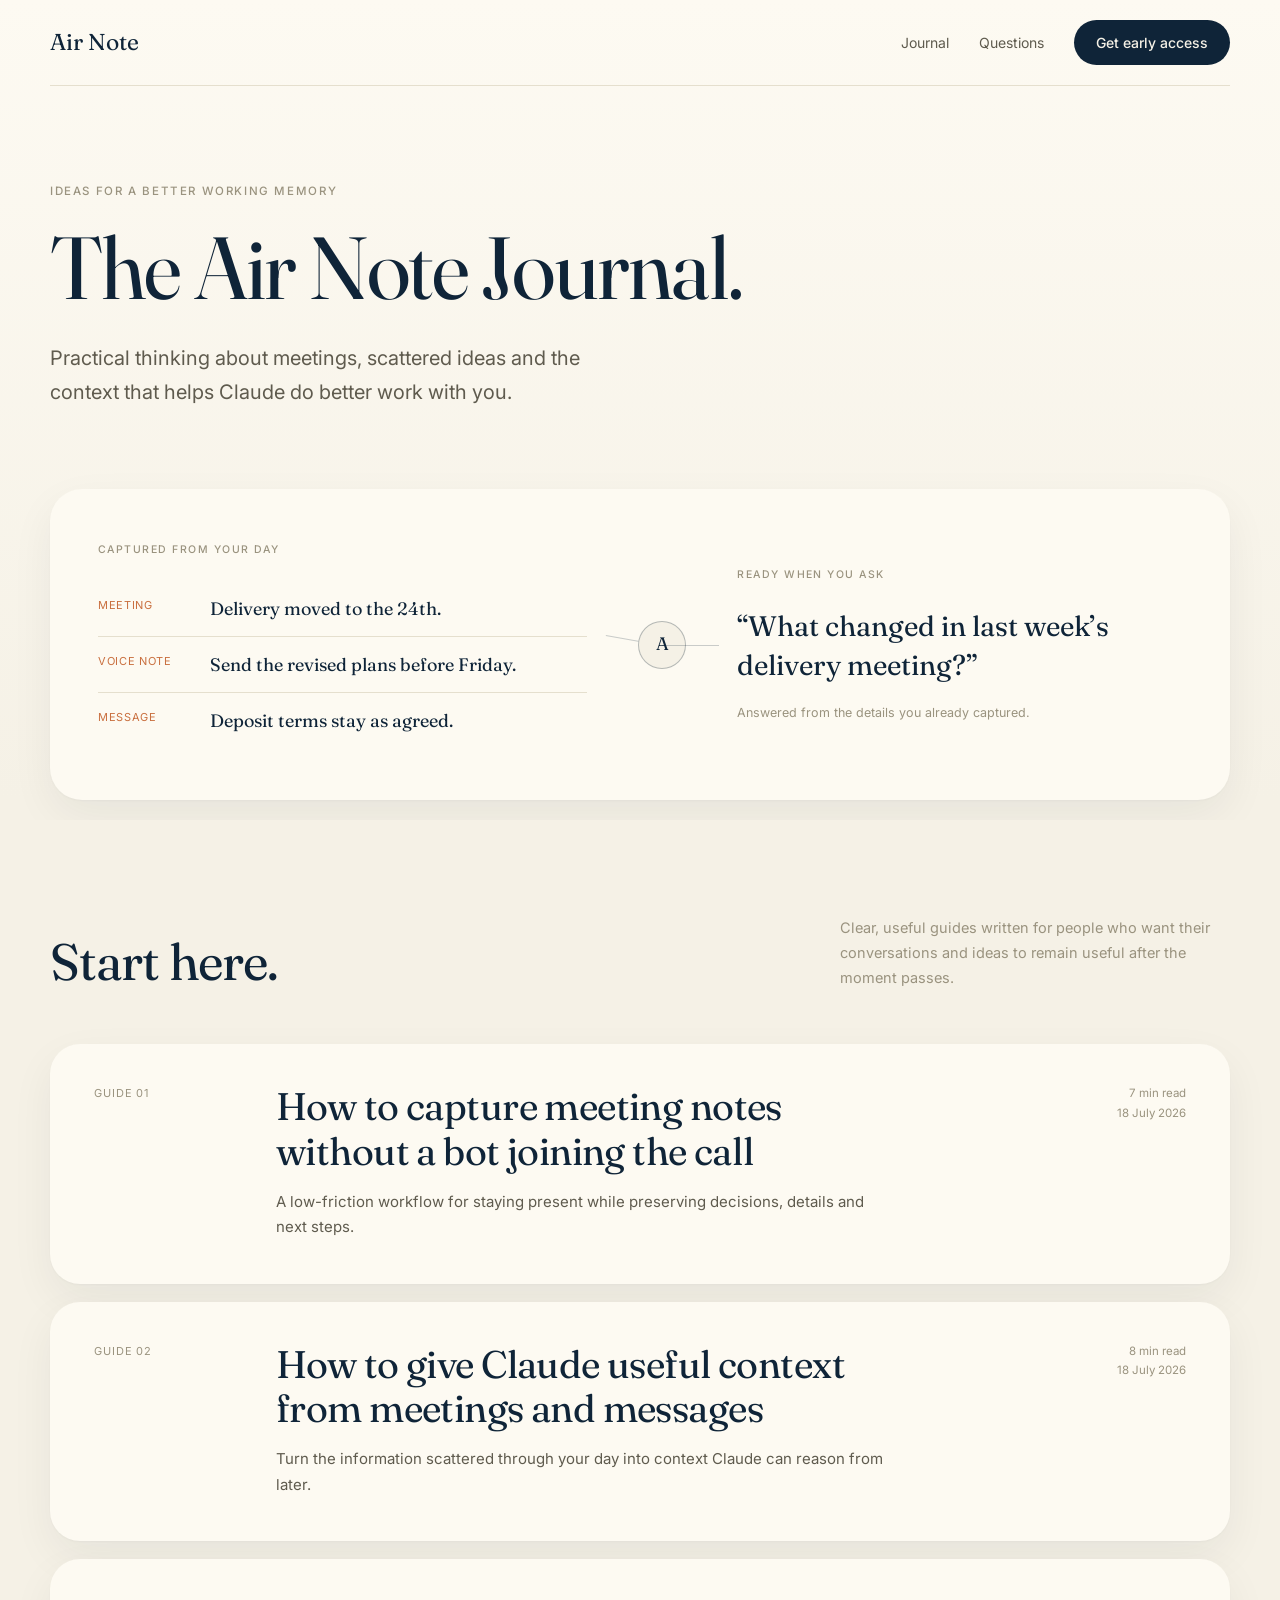
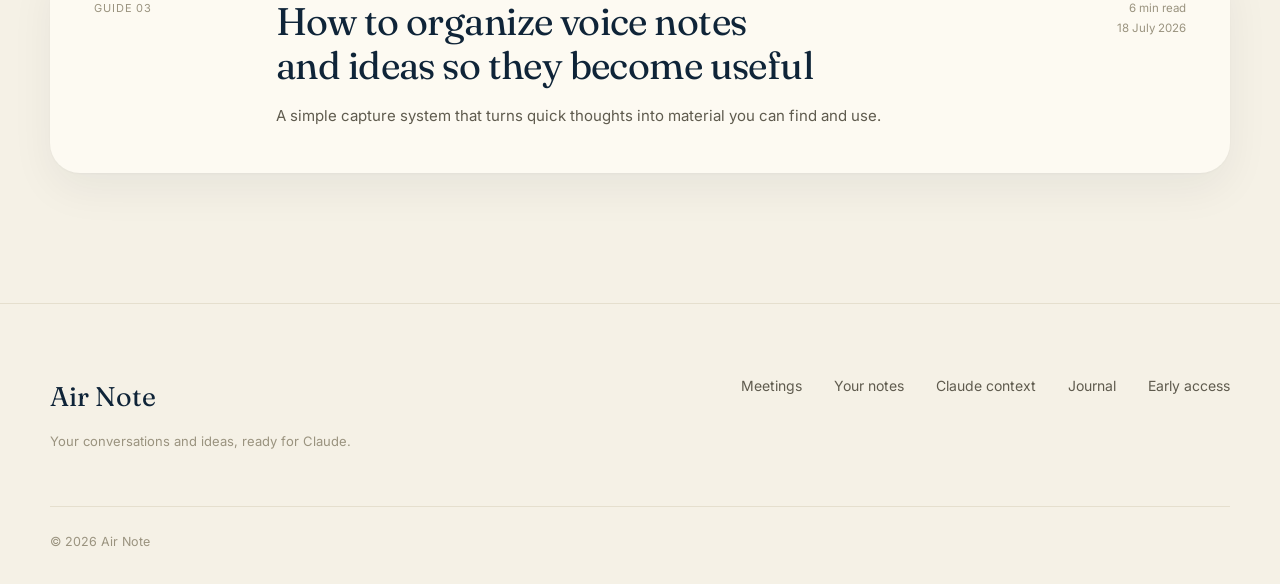
<file: blog/index.html>
<!doctype html>
<html lang="en">
<head>
<meta charset="utf-8">
<meta name="viewport" content="width=device-width, initial-scale=1">
<title>Air Note Journal | Meetings, voice notes and better Claude context</title>
<meta name="description" content="Practical guides from Air Note about capturing meeting notes, organizing voice notes and giving Claude useful context from your real work.">
<meta property="og:type" content="website">
<meta property="og:title" content="The Air Note Journal">
<meta property="og:description" content="Practical guides for building a more useful working memory for you and Claude.">
<meta name="twitter:card" content="summary_large_image">
<meta property="og:site_name" content="Air Note">
<meta property="og:url" content="https://airnoteapp.com/blog/index.html">
<meta property="og:image" content="https://airnoteapp.com/og-image.png">
<meta property="og:image:width" content="1200">
<meta property="og:image:height" content="630">
<meta name="twitter:image" content="https://airnoteapp.com/og-image.png">
<link rel="icon" href="/favicon.ico" sizes="any">
<link rel="icon" type="image/png" sizes="32x32" href="/favicon-32x32.png">
<link rel="icon" type="image/png" sizes="16x16" href="/favicon-16x16.png">
<link rel="apple-touch-icon" href="/apple-touch-icon.png">
<link rel="manifest" href="/site.webmanifest">
<meta name="theme-color" content="#0F2438">
<link rel="preconnect" href="https://fonts.googleapis.com">
<link rel="preconnect" href="https://fonts.gstatic.com" crossorigin>
<link href="https://fonts.googleapis.com/css2?family=Fraunces:opsz,wght@9..144,400&family=Inter:wght@400;500&display=swap" rel="stylesheet">
<link rel="stylesheet" href="blog.css">
</head>
<body>
<a class="skip-link" href="#articles">Skip to articles</a>

<header class="journal-header">
  <nav class="journal-nav journal-wrap" aria-label="Journal navigation">
    <a class="journal-brand" href="../index.html">Air Note</a>
    <div class="journal-nav-links">
      <a href="#articles">Journal</a>
      <a href="../index.html#faq">Questions</a>
      <a class="early-link" href="../index.html#cta">Get early access</a>
    </div>
  </nav>

  <div class="journal-masthead journal-wrap">
    <p class="journal-kicker">Ideas for a better working memory</p>
    <h1>The Air Note Journal.</h1>
    <p>Practical thinking about meetings, scattered ideas and the context that helps Claude do better work with you.</p>
  </div>

  <div class="signal-board journal-wrap" aria-label="Meeting details and voice notes becoming a sourced answer for Claude">
    <div class="capture-ledger">
      <span class="ledger-label">Captured from your day</span>
      <div class="capture-entry"><span>Meeting</span><p>Delivery moved to the 24th.</p></div>
      <div class="capture-entry"><span>Voice note</span><p>Send the revised plans before Friday.</p></div>
      <div class="capture-entry"><span>Message</span><p>Deposit terms stay as agreed.</p></div>
    </div>
    <div class="signal-path" aria-hidden="true"><span class="signal-node">A</span></div>
    <div class="answer-ledger">
      <span class="ledger-label">Ready when you ask</span>
      <blockquote>“What changed in last week’s delivery meeting?”</blockquote>
      <p>Answered from the details you already captured.</p>
    </div>
  </div>
</header>

<main class="journal-main" id="articles">
  <section class="journal-section journal-wrap" aria-labelledby="latest-title">
    <div class="section-heading">
      <h2 id="latest-title">Start here.</h2>
      <p>Clear, useful guides written for people who want their conversations and ideas to remain useful after the moment passes.</p>
    </div>
    <div class="post-list">
      <a class="post-row" href="meeting-notes-without-a-bot.html">
        <span class="post-number">Guide 01</span>
        <div><h3>How to capture meeting notes without a bot joining the call</h3><p>A low-friction workflow for staying present while preserving decisions, details and next steps.</p></div>
        <span class="post-meta">7 min read<br>18 July 2026</span>
      </a>
      <a class="post-row" href="claude-context-from-meetings.html">
        <span class="post-number">Guide 02</span>
        <div><h3>How to give Claude useful context from meetings and messages</h3><p>Turn the information scattered through your day into context Claude can reason from later.</p></div>
        <span class="post-meta">8 min read<br>18 July 2026</span>
      </a>
      <a class="post-row" href="organize-voice-notes-and-ideas.html">
        <span class="post-number">Guide 03</span>
        <div><h3>How to organize voice notes and ideas so they become useful</h3><p>A simple capture system that turns quick thoughts into material you can find and use.</p></div>
        <span class="post-meta">6 min read<br>18 July 2026</span>
      </a>
    </div>
  </section>
</main>

<footer class="journal-footer">
  <div class="journal-wrap">
    <div class="journal-footer-main">
      <div><a class="journal-footer-brand" href="../index.html">Air Note</a><p>Your conversations and ideas, ready for Claude.</p></div>
      <nav class="journal-footer-nav" aria-label="Footer">
        <a href="../index.html#s1">Meetings</a>
        <a href="../index.html#s2">Your notes</a>
        <a href="../index.html#s3">Claude context</a>
        <a href="index.html">Journal</a>
        <a href="../index.html#cta">Early access</a>
      </nav>
    </div>
    <div class="journal-footer-bottom">© 2026 Air Note</div>
  </div>
</footer>

<script type="application/ld+json">
{
  "@context": "https://schema.org",
  "@type": "Blog",
  "name": "The Air Note Journal",
  "description": "Practical guides about meetings, voice notes and building useful context for Claude.",
  "publisher": { "@type": "Organization", "name": "Air Note" }
}
</script>
</body>
</html>
</file>
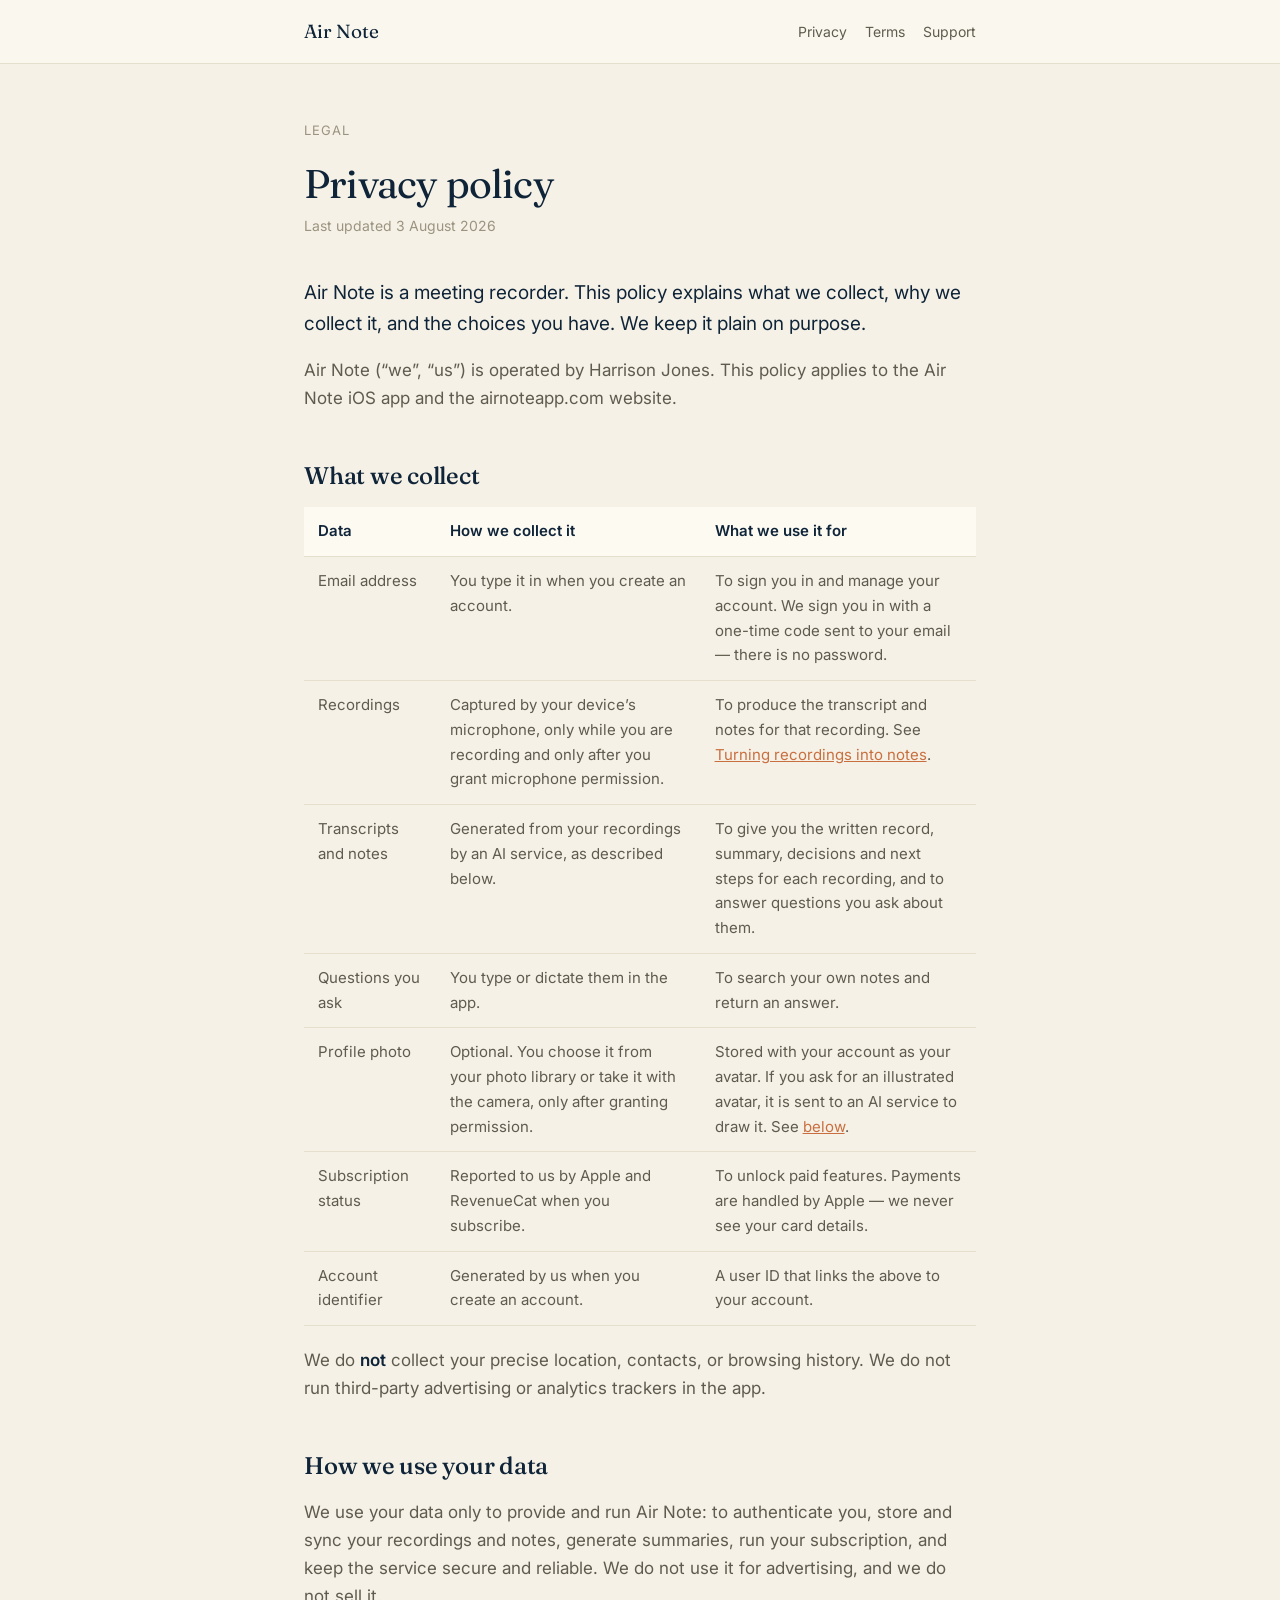
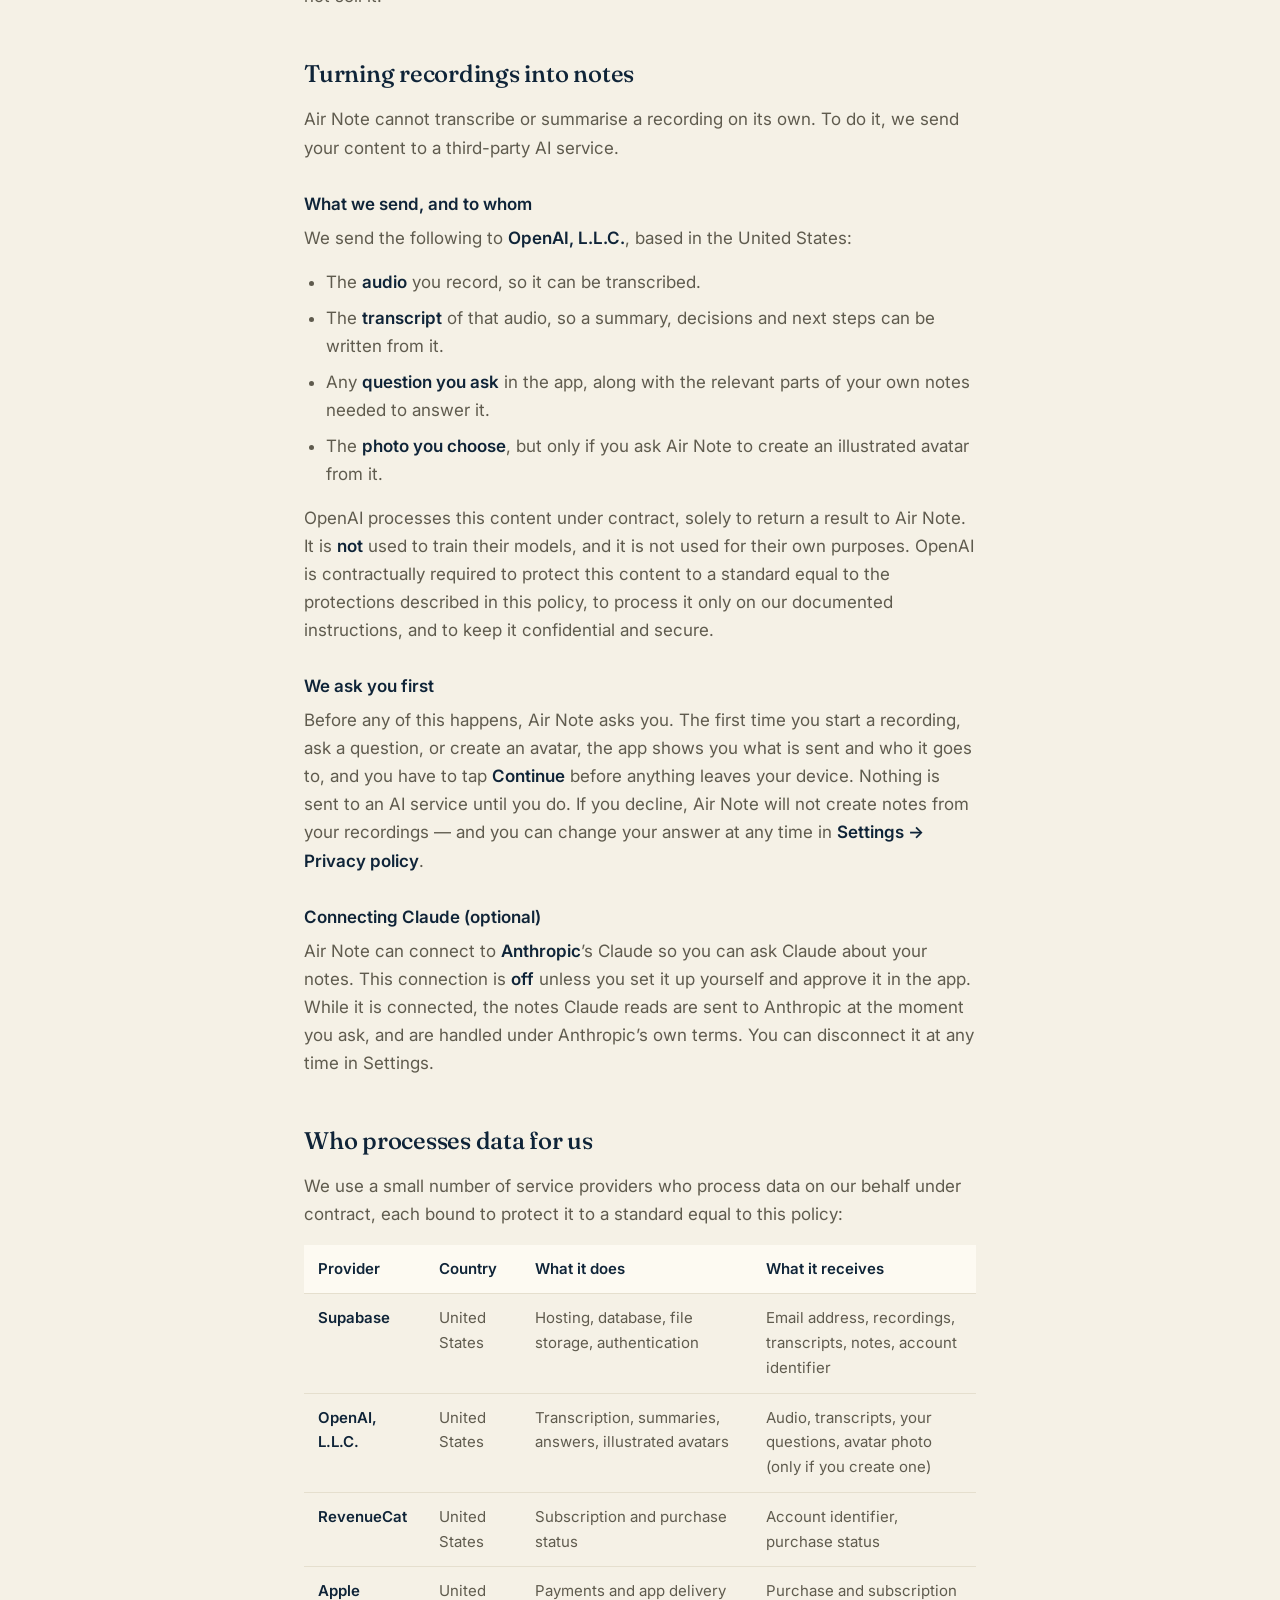
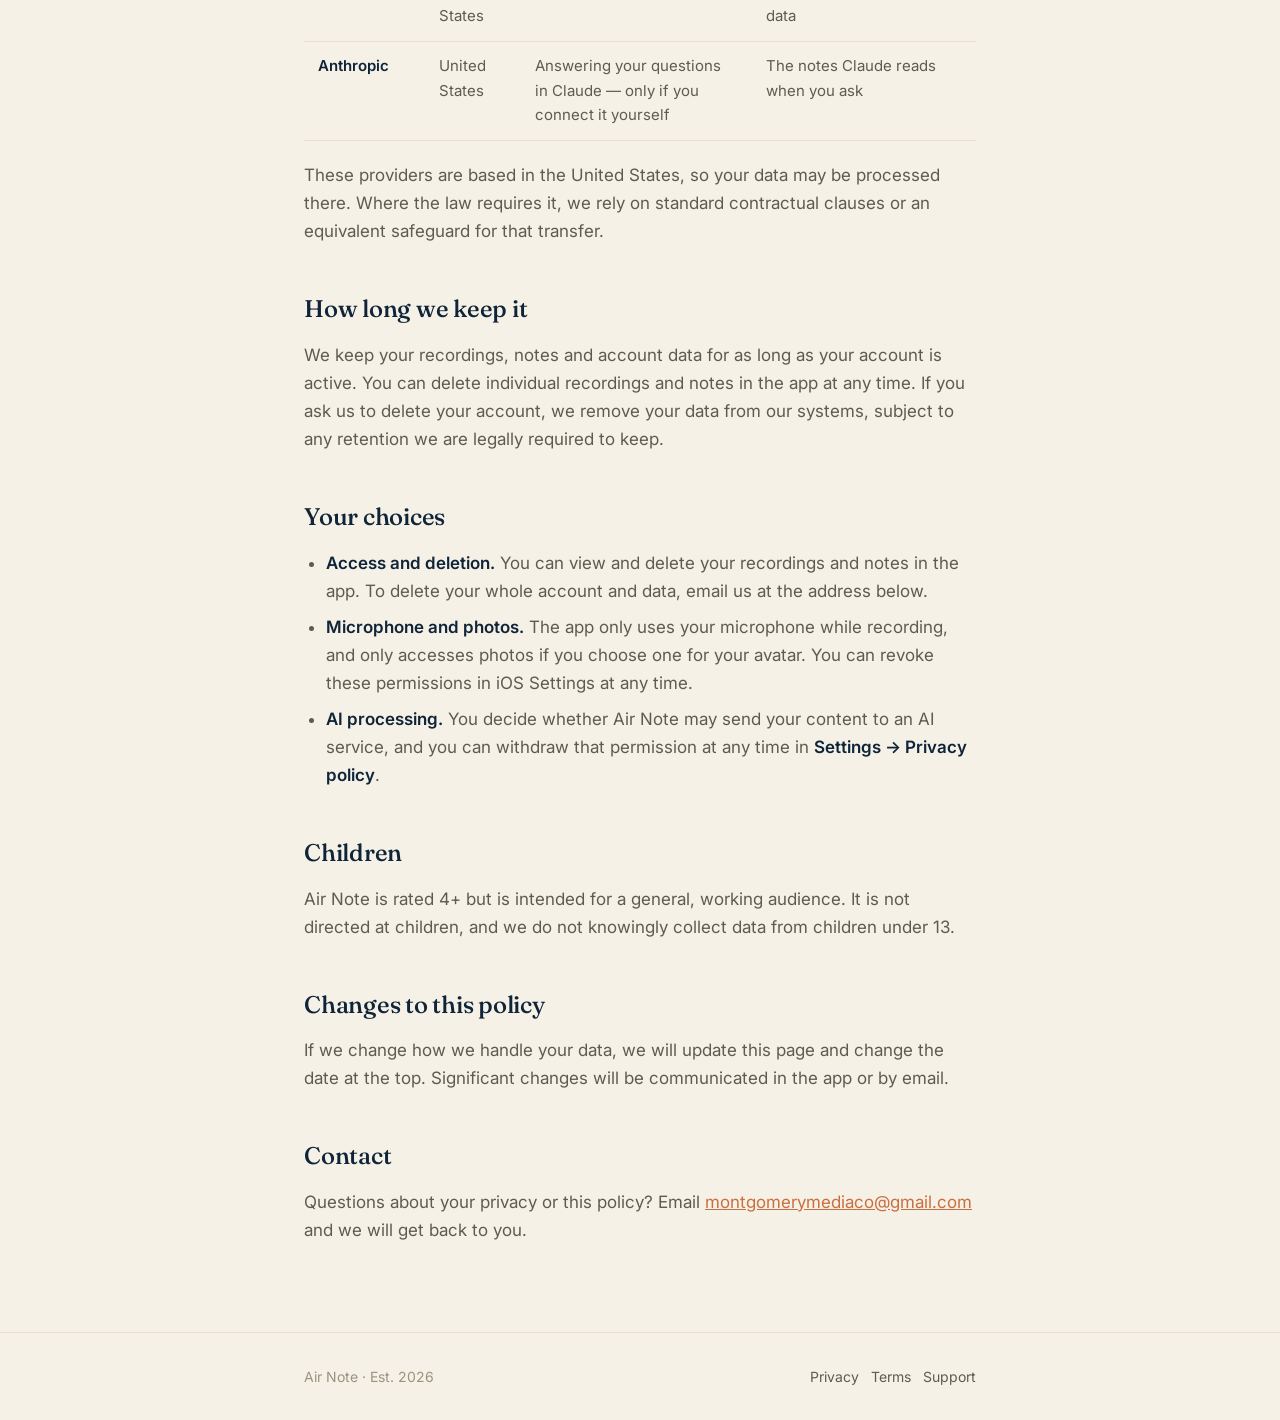
<file: privacy.html>
<!doctype html>
<html lang="en">
<head>
<meta charset="utf-8">
<meta name="viewport" content="width=device-width, initial-scale=1">
<title>Privacy policy | Air Note</title>
<meta name="description" content="How Air Note collects, uses and protects your data.">
<meta name="robots" content="index,follow">
<meta property="og:type" content="website">
<meta property="og:title" content="Privacy policy | Air Note">
<meta property="og:description" content="How Air Note collects, uses and protects your data.">
<meta name="twitter:card" content="summary_large_image">
<meta name="twitter:title" content="Privacy policy | Air Note">
<meta name="twitter:description" content="How Air Note collects, uses and protects your data.">
<meta property="og:site_name" content="Air Note">
<meta property="og:url" content="https://airnoteapp.com/privacy.html">
<meta property="og:image" content="https://airnoteapp.com/og-image.png">
<meta property="og:image:width" content="1200">
<meta property="og:image:height" content="630">
<meta name="twitter:image" content="https://airnoteapp.com/og-image.png">
<link rel="icon" href="/favicon.ico" sizes="any">
<link rel="icon" type="image/png" sizes="32x32" href="/favicon-32x32.png">
<link rel="icon" type="image/png" sizes="16x16" href="/favicon-16x16.png">
<link rel="apple-touch-icon" href="/apple-touch-icon.png">
<link rel="manifest" href="/site.webmanifest">
<meta name="theme-color" content="#0F2438">
<link rel="preconnect" href="https://fonts.googleapis.com">
<link rel="preconnect" href="https://fonts.gstatic.com" crossorigin>
<link href="https://fonts.googleapis.com/css2?family=Fraunces:opsz,wght@9..144,400;9..144,500&family=Inter:wght@400;500&display=swap" rel="stylesheet">
<style>
  :root{
    --paper:#F5F1E6; --card:#FDFAF2; --hairline:#E5DFCE;
    --ink:#0F2438; --body:#5F5B4E; --muted:#9A937F; --accent:#C96F3F;
    --serif:"Fraunces",Georgia,serif; --sans:"Inter",-apple-system,system-ui,sans-serif;
  }
  *{box-sizing:border-box}
  body{margin:0;background:var(--paper);color:var(--body);font-family:var(--sans);font-size:17px;line-height:1.65;-webkit-font-smoothing:antialiased;}
  .wrap{max-width:720px;margin:0 auto;padding:0 24px;}
  header.nav{border-bottom:1px solid var(--hairline);background:rgba(253,250,242,.7);backdrop-filter:blur(8px);position:sticky;top:0;z-index:10;}
  .nav-inner{max-width:720px;margin:0 auto;padding:16px 24px;display:flex;align-items:center;justify-content:space-between;gap:16px;}
  .brand{font-family:var(--serif);font-size:19px;color:var(--ink);text-decoration:none;}
  .nav-links{display:flex;gap:18px;font-size:14px;}
  .nav-links a{color:var(--body);text-decoration:none;}
  .nav-links a:hover{color:var(--accent);}
  main{padding:56px 0 72px;}
  h1{font-family:var(--serif);font-weight:400;font-size:40px;line-height:1.1;letter-spacing:-.02em;color:var(--ink);margin:0 0 8px;}
  .eyebrow{font-size:13px;letter-spacing:.08em;text-transform:uppercase;color:var(--muted);margin:0 0 20px;}
  .updated{font-size:14px;color:var(--muted);margin:0 0 40px;}
  h2{font-family:var(--serif);font-weight:500;font-size:24px;letter-spacing:-.01em;color:var(--ink);margin:44px 0 12px;}
  h3{font-size:17px;font-weight:600;color:var(--ink);margin:28px 0 6px;}
  p{margin:0 0 16px;}
  a{color:var(--accent);}
  ul{margin:0 0 16px;padding-left:22px;}
  li{margin:0 0 8px;}
  strong{color:var(--ink);font-weight:600;}
  .lead{font-size:19px;color:var(--ink);}
  table{width:100%;border-collapse:collapse;margin:0 0 20px;font-size:15px;}
  th,td{text-align:left;padding:12px 14px;border-bottom:1px solid var(--hairline);vertical-align:top;}
  th{color:var(--ink);font-weight:600;background:var(--card);}
  footer{border-top:1px solid var(--hairline);padding:32px 0;color:var(--muted);font-size:14px;}
  footer .wrap{display:flex;justify-content:space-between;gap:16px;flex-wrap:wrap;}
  footer a{color:var(--body);text-decoration:none;}
</style>
</head>
<body>
<header class="nav">
  <div class="nav-inner">
    <a class="brand" href="index.html">Air Note</a>
    <nav class="nav-links" aria-label="Legal">
      <a href="privacy.html">Privacy</a>
      <a href="terms.html">Terms</a>
      <a href="support.html">Support</a>
    </nav>
  </div>
</header>

<main>
  <div class="wrap">
    <p class="eyebrow">Legal</p>
    <h1>Privacy policy</h1>
    <p class="updated">Last updated 3 August 2026</p>

    <p class="lead">Air Note is a meeting recorder. This policy explains what we collect, why we collect it, and the choices you have. We keep it plain on purpose.</p>

    <p>Air Note (&ldquo;we&rdquo;, &ldquo;us&rdquo;) is operated by Harrison Jones. This policy applies to the Air Note iOS app and the airnoteapp.com website.</p>

    <h2>What we collect</h2>
    <table>
      <tr><th>Data</th><th>How we collect it</th><th>What we use it for</th></tr>
      <tr><td>Email address</td><td>You type it in when you create an account.</td><td>To sign you in and manage your account. We sign you in with a one-time code sent to your email &mdash; there is no password.</td></tr>
      <tr><td>Recordings</td><td>Captured by your device&rsquo;s microphone, only while you are recording and only after you grant microphone permission.</td><td>To produce the transcript and notes for that recording. See <a href="#ai">Turning recordings into notes</a>.</td></tr>
      <tr><td>Transcripts and notes</td><td>Generated from your recordings by an AI service, as described below.</td><td>To give you the written record, summary, decisions and next steps for each recording, and to answer questions you ask about them.</td></tr>
      <tr><td>Questions you ask</td><td>You type or dictate them in the app.</td><td>To search your own notes and return an answer.</td></tr>
      <tr><td>Profile photo</td><td>Optional. You choose it from your photo library or take it with the camera, only after granting permission.</td><td>Stored with your account as your avatar. If you ask for an illustrated avatar, it is sent to an AI service to draw it. See <a href="#ai">below</a>.</td></tr>
      <tr><td>Subscription status</td><td>Reported to us by Apple and RevenueCat when you subscribe.</td><td>To unlock paid features. Payments are handled by Apple &mdash; we never see your card details.</td></tr>
      <tr><td>Account identifier</td><td>Generated by us when you create an account.</td><td>A user ID that links the above to your account.</td></tr>
    </table>

    <p>We do <strong>not</strong> collect your precise location, contacts, or browsing history. We do not run third-party advertising or analytics trackers in the app.</p>

    <h2>How we use your data</h2>
    <p>We use your data only to provide and run Air Note: to authenticate you, store and sync your recordings and notes, generate summaries, run your subscription, and keep the service secure and reliable. We do not use it for advertising, and we do not sell it.</p>

    <h2 id="ai">Turning recordings into notes</h2>
    <p>Air Note cannot transcribe or summarise a recording on its own. To do it, we send your content to a third-party AI service.</p>
    <h3>What we send, and to whom</h3>
    <p>We send the following to <strong>OpenAI, L.L.C.</strong>, based in the United States:</p>
    <ul>
      <li>The <strong>audio</strong> you record, so it can be transcribed.</li>
      <li>The <strong>transcript</strong> of that audio, so a summary, decisions and next steps can be written from it.</li>
      <li>Any <strong>question you ask</strong> in the app, along with the relevant parts of your own notes needed to answer it.</li>
      <li>The <strong>photo you choose</strong>, but only if you ask Air Note to create an illustrated avatar from it.</li>
    </ul>
    <p>OpenAI processes this content under contract, solely to return a result to Air Note. It is <strong>not</strong> used to train their models, and it is not used for their own purposes. OpenAI is contractually required to protect this content to a standard equal to the protections described in this policy, to process it only on our documented instructions, and to keep it confidential and secure.</p>

    <h3>We ask you first</h3>
    <p>Before any of this happens, Air Note asks you. The first time you start a recording, ask a question, or create an avatar, the app shows you what is sent and who it goes to, and you have to tap <strong>Continue</strong> before anything leaves your device. Nothing is sent to an AI service until you do. If you decline, Air Note will not create notes from your recordings &mdash; and you can change your answer at any time in <strong>Settings &rarr; Privacy policy</strong>.</p>

    <h3>Connecting Claude (optional)</h3>
    <p>Air Note can connect to <strong>Anthropic</strong>&rsquo;s Claude so you can ask Claude about your notes. This connection is <strong>off</strong> unless you set it up yourself and approve it in the app. While it is connected, the notes Claude reads are sent to Anthropic at the moment you ask, and are handled under Anthropic&rsquo;s own terms. You can disconnect it at any time in Settings.</p>

    <h2>Who processes data for us</h2>
    <p>We use a small number of service providers who process data on our behalf under contract, each bound to protect it to a standard equal to this policy:</p>
    <table>
      <tr><th>Provider</th><th>Country</th><th>What it does</th><th>What it receives</th></tr>
      <tr><td><strong>Supabase</strong></td><td>United States</td><td>Hosting, database, file storage, authentication</td><td>Email address, recordings, transcripts, notes, account identifier</td></tr>
      <tr><td><strong>OpenAI, L.L.C.</strong></td><td>United States</td><td>Transcription, summaries, answers, illustrated avatars</td><td>Audio, transcripts, your questions, avatar photo (only if you create one)</td></tr>
      <tr><td><strong>RevenueCat</strong></td><td>United States</td><td>Subscription and purchase status</td><td>Account identifier, purchase status</td></tr>
      <tr><td><strong>Apple</strong></td><td>United States</td><td>Payments and app delivery</td><td>Purchase and subscription data</td></tr>
      <tr><td><strong>Anthropic</strong></td><td>United States</td><td>Answering your questions in Claude &mdash; only if you connect it yourself</td><td>The notes Claude reads when you ask</td></tr>
    </table>
    <p>These providers are based in the United States, so your data may be processed there. Where the law requires it, we rely on standard contractual clauses or an equivalent safeguard for that transfer.</p>

    <h2>How long we keep it</h2>
    <p>We keep your recordings, notes and account data for as long as your account is active. You can delete individual recordings and notes in the app at any time. If you ask us to delete your account, we remove your data from our systems, subject to any retention we are legally required to keep.</p>

    <h2>Your choices</h2>
    <ul>
      <li><strong>Access and deletion.</strong> You can view and delete your recordings and notes in the app. To delete your whole account and data, email us at the address below.</li>
      <li><strong>Microphone and photos.</strong> The app only uses your microphone while recording, and only accesses photos if you choose one for your avatar. You can revoke these permissions in iOS Settings at any time.</li>
      <li><strong>AI processing.</strong> You decide whether Air Note may send your content to an AI service, and you can withdraw that permission at any time in <strong>Settings &rarr; Privacy policy</strong>.</li>
    </ul>

    <h2>Children</h2>
    <p>Air Note is rated 4+ but is intended for a general, working audience. It is not directed at children, and we do not knowingly collect data from children under 13.</p>

    <h2>Changes to this policy</h2>
    <p>If we change how we handle your data, we will update this page and change the date at the top. Significant changes will be communicated in the app or by email.</p>

    <h2>Contact</h2>
    <p>Questions about your privacy or this policy? Email <a href="mailto:montgomerymediaco@gmail.com">montgomerymediaco@gmail.com</a> and we will get back to you.</p>
  </div>
</main>

<footer>
  <div class="wrap">
    <span>Air Note &middot; Est. 2026</span>
    <span><a href="privacy.html">Privacy</a> &nbsp; <a href="terms.html">Terms</a> &nbsp; <a href="support.html">Support</a></span>
  </div>
</footer>
</body>
</html>
</file>
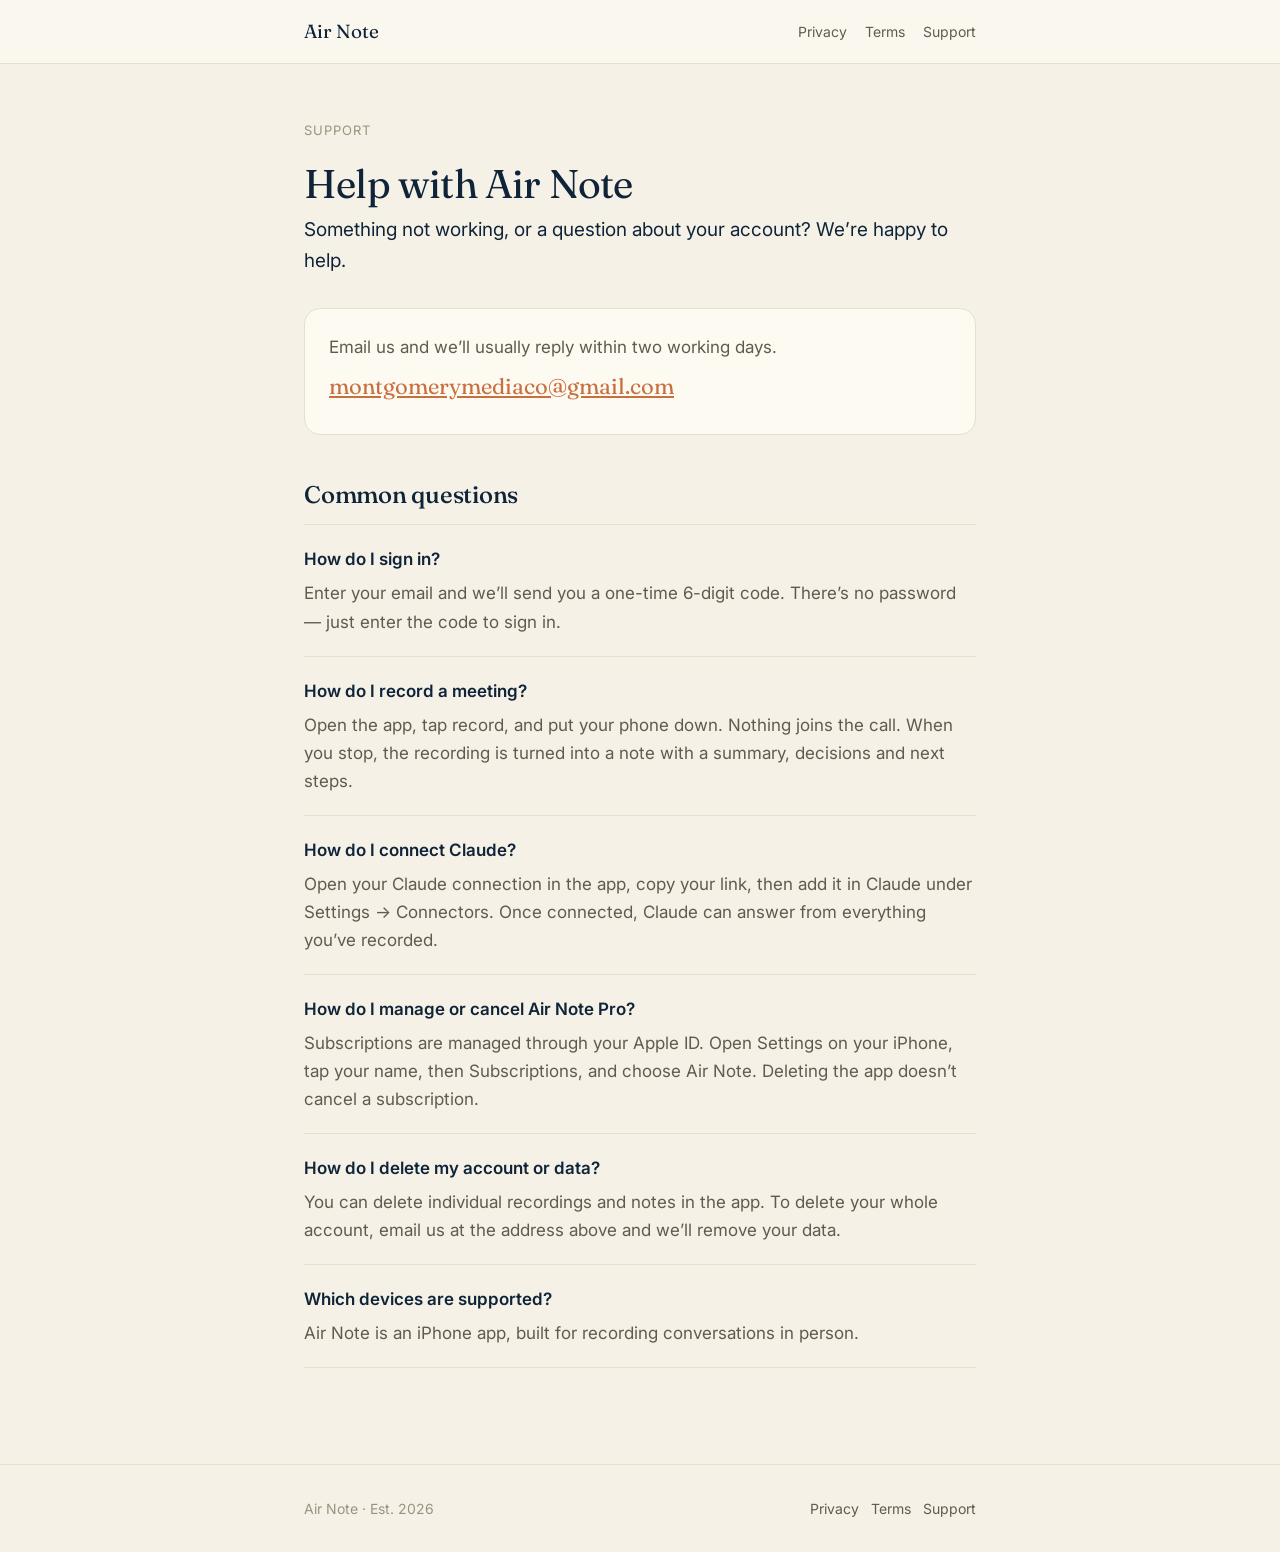
<file: support.html>
<!doctype html>
<html lang="en">
<head>
<meta charset="utf-8">
<meta name="viewport" content="width=device-width, initial-scale=1">
<title>Support | Air Note</title>
<meta name="description" content="Get help with Air Note.">
<meta name="robots" content="index,follow">
<meta property="og:type" content="website">
<meta property="og:title" content="Support | Air Note">
<meta property="og:description" content="Get help with Air Note.">
<meta name="twitter:card" content="summary_large_image">
<meta name="twitter:title" content="Support | Air Note">
<meta name="twitter:description" content="Get help with Air Note.">
<meta property="og:site_name" content="Air Note">
<meta property="og:url" content="https://airnoteapp.com/support.html">
<meta property="og:image" content="https://airnoteapp.com/og-image.png">
<meta property="og:image:width" content="1200">
<meta property="og:image:height" content="630">
<meta name="twitter:image" content="https://airnoteapp.com/og-image.png">
<link rel="icon" href="/favicon.ico" sizes="any">
<link rel="icon" type="image/png" sizes="32x32" href="/favicon-32x32.png">
<link rel="icon" type="image/png" sizes="16x16" href="/favicon-16x16.png">
<link rel="apple-touch-icon" href="/apple-touch-icon.png">
<link rel="manifest" href="/site.webmanifest">
<meta name="theme-color" content="#0F2438">
<link rel="preconnect" href="https://fonts.googleapis.com">
<link rel="preconnect" href="https://fonts.gstatic.com" crossorigin>
<link href="https://fonts.googleapis.com/css2?family=Fraunces:opsz,wght@9..144,400;9..144,500&family=Inter:wght@400;500&display=swap" rel="stylesheet">
<style>
  :root{
    --paper:#F5F1E6; --card:#FDFAF2; --hairline:#E5DFCE;
    --ink:#0F2438; --body:#5F5B4E; --muted:#9A937F; --accent:#C96F3F;
    --serif:"Fraunces",Georgia,serif; --sans:"Inter",-apple-system,system-ui,sans-serif;
  }
  *{box-sizing:border-box}
  body{margin:0;background:var(--paper);color:var(--body);font-family:var(--sans);font-size:17px;line-height:1.65;-webkit-font-smoothing:antialiased;}
  .wrap{max-width:720px;margin:0 auto;padding:0 24px;}
  header.nav{border-bottom:1px solid var(--hairline);background:rgba(253,250,242,.7);backdrop-filter:blur(8px);position:sticky;top:0;z-index:10;}
  .nav-inner{max-width:720px;margin:0 auto;padding:16px 24px;display:flex;align-items:center;justify-content:space-between;gap:16px;}
  .brand{font-family:var(--serif);font-size:19px;color:var(--ink);text-decoration:none;}
  .nav-links{display:flex;gap:18px;font-size:14px;}
  .nav-links a{color:var(--body);text-decoration:none;}
  .nav-links a:hover{color:var(--accent);}
  main{padding:56px 0 72px;}
  h1{font-family:var(--serif);font-weight:400;font-size:40px;line-height:1.1;letter-spacing:-.02em;color:var(--ink);margin:0 0 8px;}
  .eyebrow{font-size:13px;letter-spacing:.08em;text-transform:uppercase;color:var(--muted);margin:0 0 20px;}
  .lead{font-size:19px;color:var(--ink);margin:0 0 32px;}
  h2{font-family:var(--serif);font-weight:500;font-size:24px;letter-spacing:-.01em;color:var(--ink);margin:40px 0 10px;}
  p{margin:0 0 16px;}
  a{color:var(--accent);}
  .contact-card{background:var(--card);border:1px solid var(--hairline);border-radius:16px;padding:24px;margin:8px 0 8px;}
  .contact-card p{margin:0 0 6px;}
  .contact-card .email{font-family:var(--serif);font-size:22px;color:var(--ink);}
  .faq{border-top:1px solid var(--hairline);padding:20px 0;}
  .faq:last-of-type{border-bottom:1px solid var(--hairline);}
  .faq h3{font-size:17px;font-weight:600;color:var(--ink);margin:0 0 6px;}
  .faq p{margin:0;}
  footer{border-top:1px solid var(--hairline);padding:32px 0;color:var(--muted);font-size:14px;margin-top:24px;}
  footer .wrap{display:flex;justify-content:space-between;gap:16px;flex-wrap:wrap;}
  footer a{color:var(--body);text-decoration:none;}
</style>
</head>
<body>
<header class="nav">
  <div class="nav-inner">
    <a class="brand" href="index.html">Air Note</a>
    <nav class="nav-links" aria-label="Legal">
      <a href="privacy.html">Privacy</a>
      <a href="terms.html">Terms</a>
      <a href="support.html">Support</a>
    </nav>
  </div>
</header>

<main>
  <div class="wrap">
    <p class="eyebrow">Support</p>
    <h1>Help with Air Note</h1>
    <p class="lead">Something not working, or a question about your account? We&rsquo;re happy to help.</p>

    <div class="contact-card">
      <p>Email us and we&rsquo;ll usually reply within two working days.</p>
      <p class="email"><a href="mailto:montgomerymediaco@gmail.com">montgomerymediaco@gmail.com</a></p>
    </div>

    <h2>Common questions</h2>

    <div class="faq">
      <h3>How do I sign in?</h3>
      <p>Enter your email and we&rsquo;ll send you a one-time 6-digit code. There&rsquo;s no password &mdash; just enter the code to sign in.</p>
    </div>

    <div class="faq">
      <h3>How do I record a meeting?</h3>
      <p>Open the app, tap record, and put your phone down. Nothing joins the call. When you stop, the recording is turned into a note with a summary, decisions and next steps.</p>
    </div>

    <div class="faq">
      <h3>How do I connect Claude?</h3>
      <p>Open your Claude connection in the app, copy your link, then add it in Claude under Settings &rarr; Connectors. Once connected, Claude can answer from everything you&rsquo;ve recorded.</p>
    </div>

    <div class="faq">
      <h3>How do I manage or cancel Air Note Pro?</h3>
      <p>Subscriptions are managed through your Apple ID. Open Settings on your iPhone, tap your name, then Subscriptions, and choose Air Note. Deleting the app doesn&rsquo;t cancel a subscription.</p>
    </div>

    <div class="faq">
      <h3>How do I delete my account or data?</h3>
      <p>You can delete individual recordings and notes in the app. To delete your whole account, email us at the address above and we&rsquo;ll remove your data.</p>
    </div>

    <div class="faq">
      <h3>Which devices are supported?</h3>
      <p>Air Note is an iPhone app, built for recording conversations in person.</p>
    </div>
  </div>
</main>

<footer>
  <div class="wrap">
    <span>Air Note &middot; Est. 2026</span>
    <span><a href="privacy.html">Privacy</a> &nbsp; <a href="terms.html">Terms</a> &nbsp; <a href="support.html">Support</a></span>
  </div>
</footer>
</body>
</html>
</file>
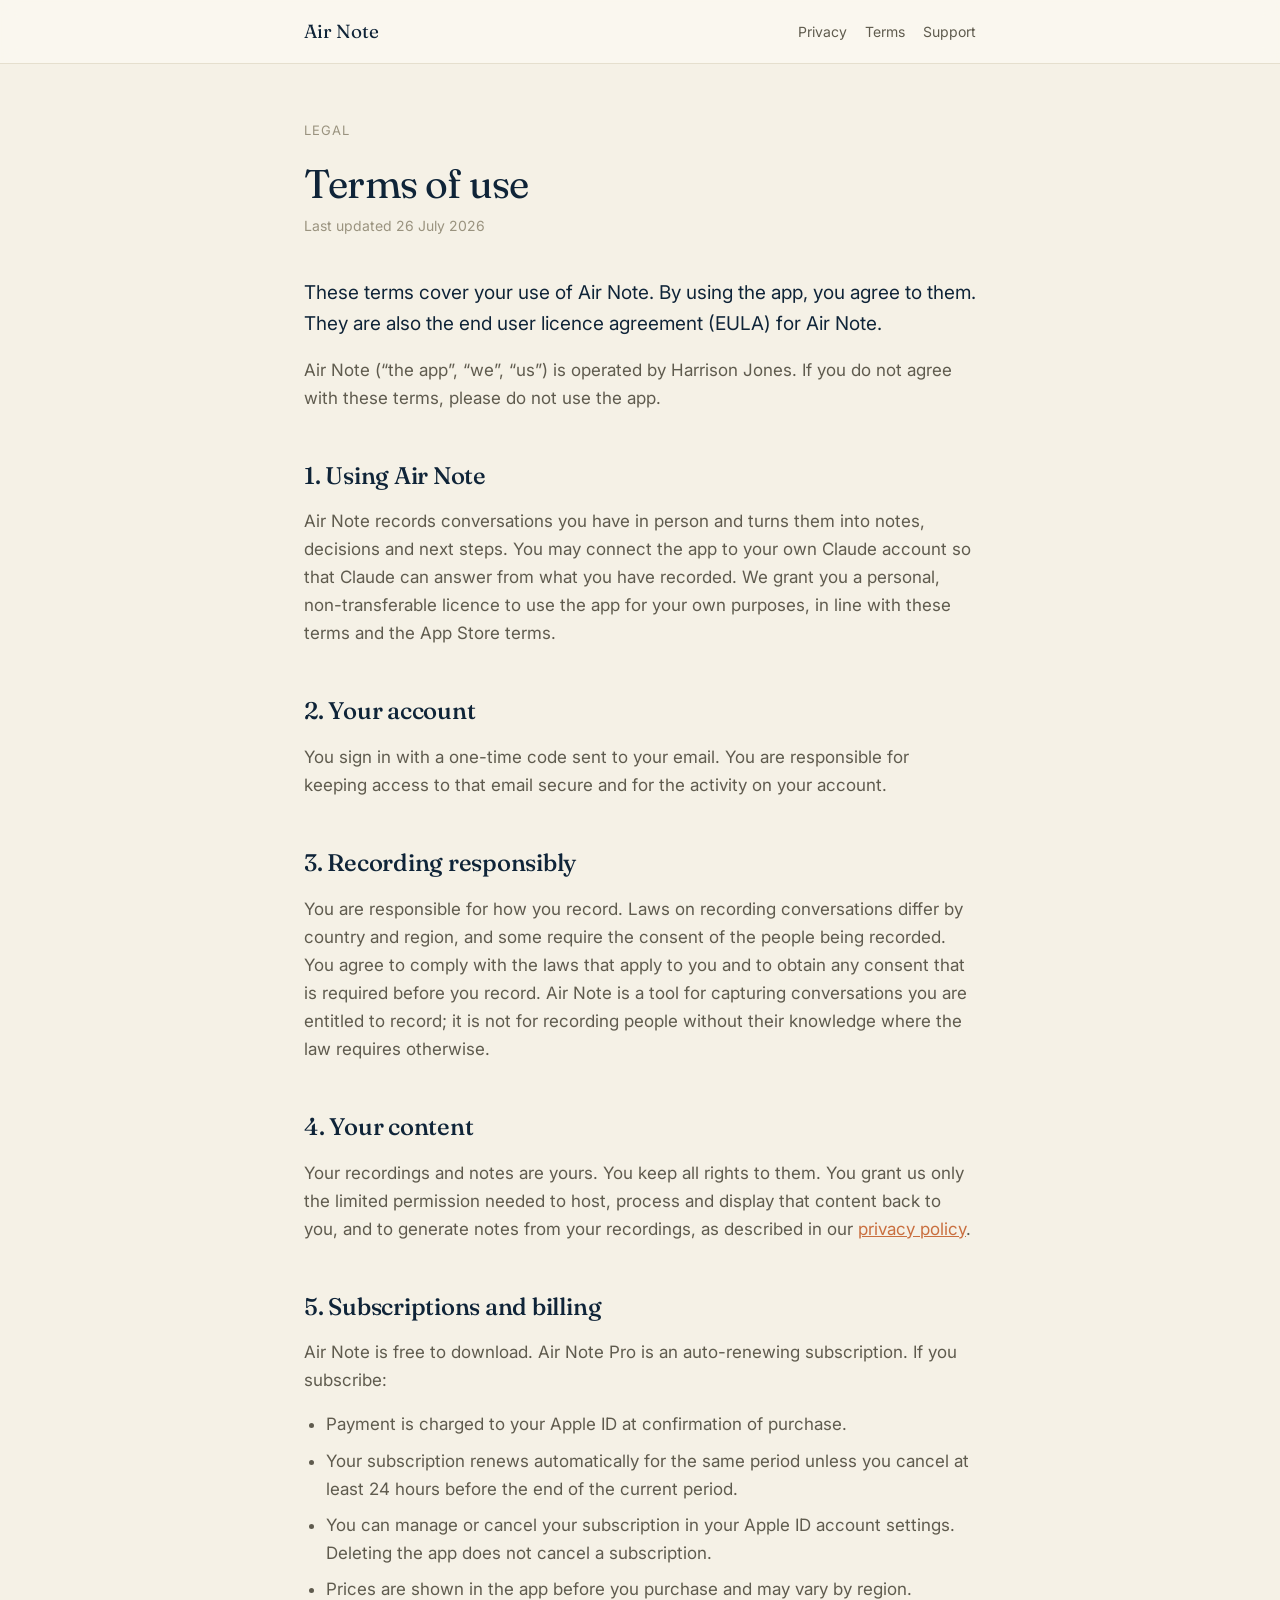
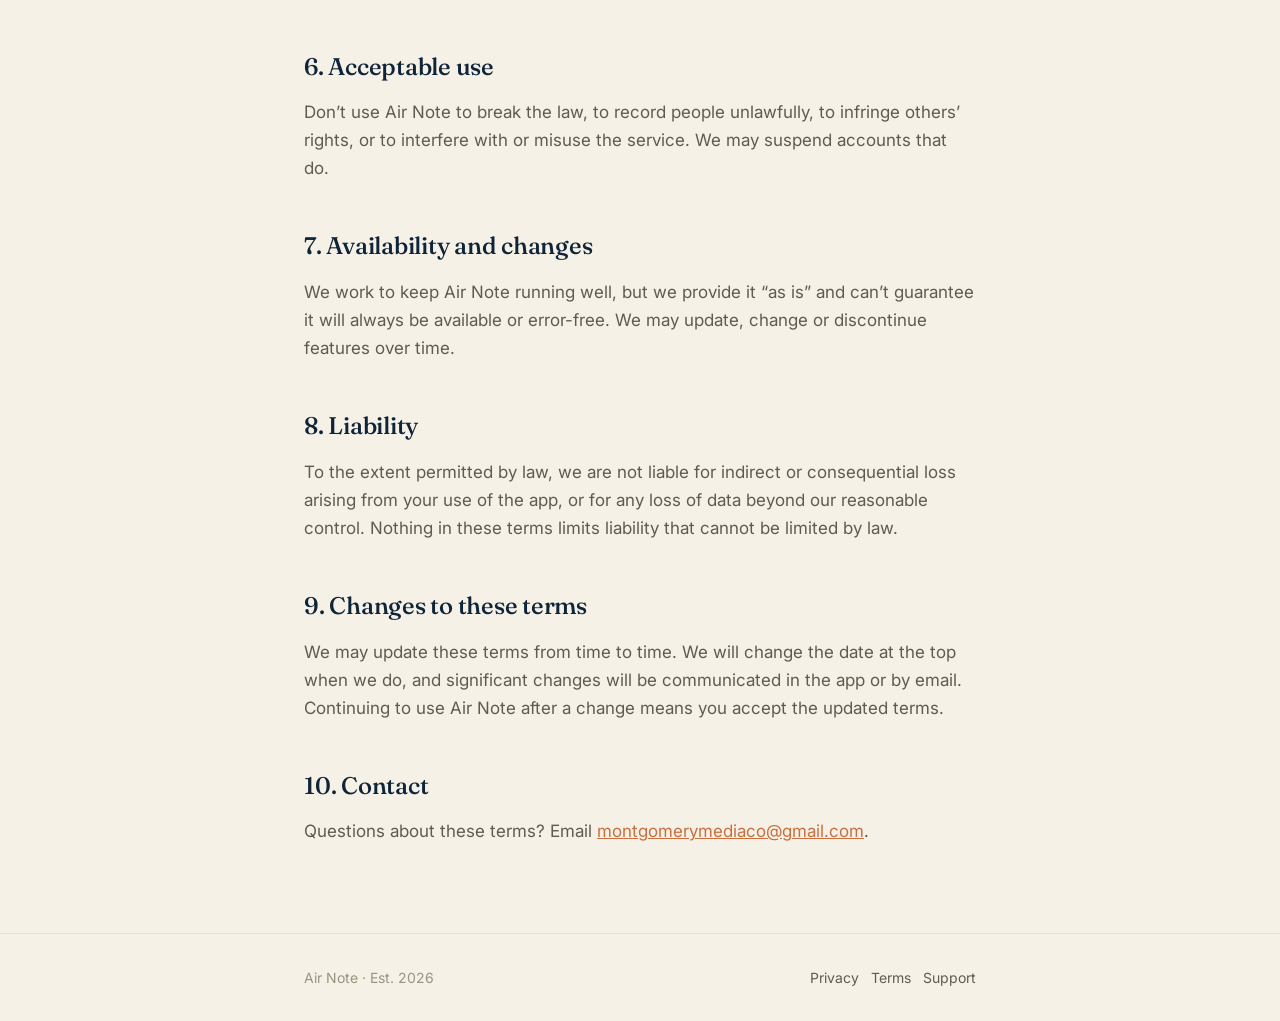
<file: terms.html>
<!doctype html>
<html lang="en">
<head>
<meta charset="utf-8">
<meta name="viewport" content="width=device-width, initial-scale=1">
<title>Terms of use | Air Note</title>
<meta name="description" content="The terms for using Air Note.">
<meta name="robots" content="index,follow">
<meta property="og:type" content="website">
<meta property="og:title" content="Terms of use | Air Note">
<meta property="og:description" content="The terms for using Air Note.">
<meta name="twitter:card" content="summary_large_image">
<meta name="twitter:title" content="Terms of use | Air Note">
<meta name="twitter:description" content="The terms for using Air Note.">
<meta property="og:site_name" content="Air Note">
<meta property="og:url" content="https://airnoteapp.com/terms.html">
<meta property="og:image" content="https://airnoteapp.com/og-image.png">
<meta property="og:image:width" content="1200">
<meta property="og:image:height" content="630">
<meta name="twitter:image" content="https://airnoteapp.com/og-image.png">
<link rel="icon" href="/favicon.ico" sizes="any">
<link rel="icon" type="image/png" sizes="32x32" href="/favicon-32x32.png">
<link rel="icon" type="image/png" sizes="16x16" href="/favicon-16x16.png">
<link rel="apple-touch-icon" href="/apple-touch-icon.png">
<link rel="manifest" href="/site.webmanifest">
<meta name="theme-color" content="#0F2438">
<link rel="preconnect" href="https://fonts.googleapis.com">
<link rel="preconnect" href="https://fonts.gstatic.com" crossorigin>
<link href="https://fonts.googleapis.com/css2?family=Fraunces:opsz,wght@9..144,400;9..144,500&family=Inter:wght@400;500&display=swap" rel="stylesheet">
<style>
  :root{
    --paper:#F5F1E6; --card:#FDFAF2; --hairline:#E5DFCE;
    --ink:#0F2438; --body:#5F5B4E; --muted:#9A937F; --accent:#C96F3F;
    --serif:"Fraunces",Georgia,serif; --sans:"Inter",-apple-system,system-ui,sans-serif;
  }
  *{box-sizing:border-box}
  body{margin:0;background:var(--paper);color:var(--body);font-family:var(--sans);font-size:17px;line-height:1.65;-webkit-font-smoothing:antialiased;}
  .wrap{max-width:720px;margin:0 auto;padding:0 24px;}
  header.nav{border-bottom:1px solid var(--hairline);background:rgba(253,250,242,.7);backdrop-filter:blur(8px);position:sticky;top:0;z-index:10;}
  .nav-inner{max-width:720px;margin:0 auto;padding:16px 24px;display:flex;align-items:center;justify-content:space-between;gap:16px;}
  .brand{font-family:var(--serif);font-size:19px;color:var(--ink);text-decoration:none;}
  .nav-links{display:flex;gap:18px;font-size:14px;}
  .nav-links a{color:var(--body);text-decoration:none;}
  .nav-links a:hover{color:var(--accent);}
  main{padding:56px 0 72px;}
  h1{font-family:var(--serif);font-weight:400;font-size:40px;line-height:1.1;letter-spacing:-.02em;color:var(--ink);margin:0 0 8px;}
  .eyebrow{font-size:13px;letter-spacing:.08em;text-transform:uppercase;color:var(--muted);margin:0 0 20px;}
  .updated{font-size:14px;color:var(--muted);margin:0 0 40px;}
  h2{font-family:var(--serif);font-weight:500;font-size:24px;letter-spacing:-.01em;color:var(--ink);margin:44px 0 12px;}
  p{margin:0 0 16px;}
  a{color:var(--accent);}
  ul{margin:0 0 16px;padding-left:22px;}
  li{margin:0 0 8px;}
  strong{color:var(--ink);font-weight:600;}
  .lead{font-size:19px;color:var(--ink);}
  footer{border-top:1px solid var(--hairline);padding:32px 0;color:var(--muted);font-size:14px;}
  footer .wrap{display:flex;justify-content:space-between;gap:16px;flex-wrap:wrap;}
  footer a{color:var(--body);text-decoration:none;}
</style>
</head>
<body>
<header class="nav">
  <div class="nav-inner">
    <a class="brand" href="index.html">Air Note</a>
    <nav class="nav-links" aria-label="Legal">
      <a href="privacy.html">Privacy</a>
      <a href="terms.html">Terms</a>
      <a href="support.html">Support</a>
    </nav>
  </div>
</header>

<main>
  <div class="wrap">
    <p class="eyebrow">Legal</p>
    <h1>Terms of use</h1>
    <p class="updated">Last updated 26 July 2026</p>

    <p class="lead">These terms cover your use of Air Note. By using the app, you agree to them. They are also the end user licence agreement (EULA) for Air Note.</p>

    <p>Air Note (&ldquo;the app&rdquo;, &ldquo;we&rdquo;, &ldquo;us&rdquo;) is operated by Harrison Jones. If you do not agree with these terms, please do not use the app.</p>

    <h2>1. Using Air Note</h2>
    <p>Air Note records conversations you have in person and turns them into notes, decisions and next steps. You may connect the app to your own Claude account so that Claude can answer from what you have recorded. We grant you a personal, non-transferable licence to use the app for your own purposes, in line with these terms and the App Store terms.</p>

    <h2>2. Your account</h2>
    <p>You sign in with a one-time code sent to your email. You are responsible for keeping access to that email secure and for the activity on your account.</p>

    <h2>3. Recording responsibly</h2>
    <p>You are responsible for how you record. Laws on recording conversations differ by country and region, and some require the consent of the people being recorded. You agree to comply with the laws that apply to you and to obtain any consent that is required before you record. Air Note is a tool for capturing conversations you are entitled to record; it is not for recording people without their knowledge where the law requires otherwise.</p>

    <h2>4. Your content</h2>
    <p>Your recordings and notes are yours. You keep all rights to them. You grant us only the limited permission needed to host, process and display that content back to you, and to generate notes from your recordings, as described in our <a href="privacy.html">privacy policy</a>.</p>

    <h2>5. Subscriptions and billing</h2>
    <p>Air Note is free to download. Air Note Pro is an auto-renewing subscription. If you subscribe:</p>
    <ul>
      <li>Payment is charged to your Apple ID at confirmation of purchase.</li>
      <li>Your subscription renews automatically for the same period unless you cancel at least 24 hours before the end of the current period.</li>
      <li>You can manage or cancel your subscription in your Apple ID account settings. Deleting the app does not cancel a subscription.</li>
      <li>Prices are shown in the app before you purchase and may vary by region.</li>
    </ul>

    <h2>6. Acceptable use</h2>
    <p>Don&rsquo;t use Air Note to break the law, to record people unlawfully, to infringe others&rsquo; rights, or to interfere with or misuse the service. We may suspend accounts that do.</p>

    <h2>7. Availability and changes</h2>
    <p>We work to keep Air Note running well, but we provide it &ldquo;as is&rdquo; and can&rsquo;t guarantee it will always be available or error-free. We may update, change or discontinue features over time.</p>

    <h2>8. Liability</h2>
    <p>To the extent permitted by law, we are not liable for indirect or consequential loss arising from your use of the app, or for any loss of data beyond our reasonable control. Nothing in these terms limits liability that cannot be limited by law.</p>

    <h2>9. Changes to these terms</h2>
    <p>We may update these terms from time to time. We will change the date at the top when we do, and significant changes will be communicated in the app or by email. Continuing to use Air Note after a change means you accept the updated terms.</p>

    <h2>10. Contact</h2>
    <p>Questions about these terms? Email <a href="mailto:montgomerymediaco@gmail.com">montgomerymediaco@gmail.com</a>.</p>
  </div>
</main>

<footer>
  <div class="wrap">
    <span>Air Note &middot; Est. 2026</span>
    <span><a href="privacy.html">Privacy</a> &nbsp; <a href="terms.html">Terms</a> &nbsp; <a href="support.html">Support</a></span>
  </div>
</footer>
</body>
</html>
</file>
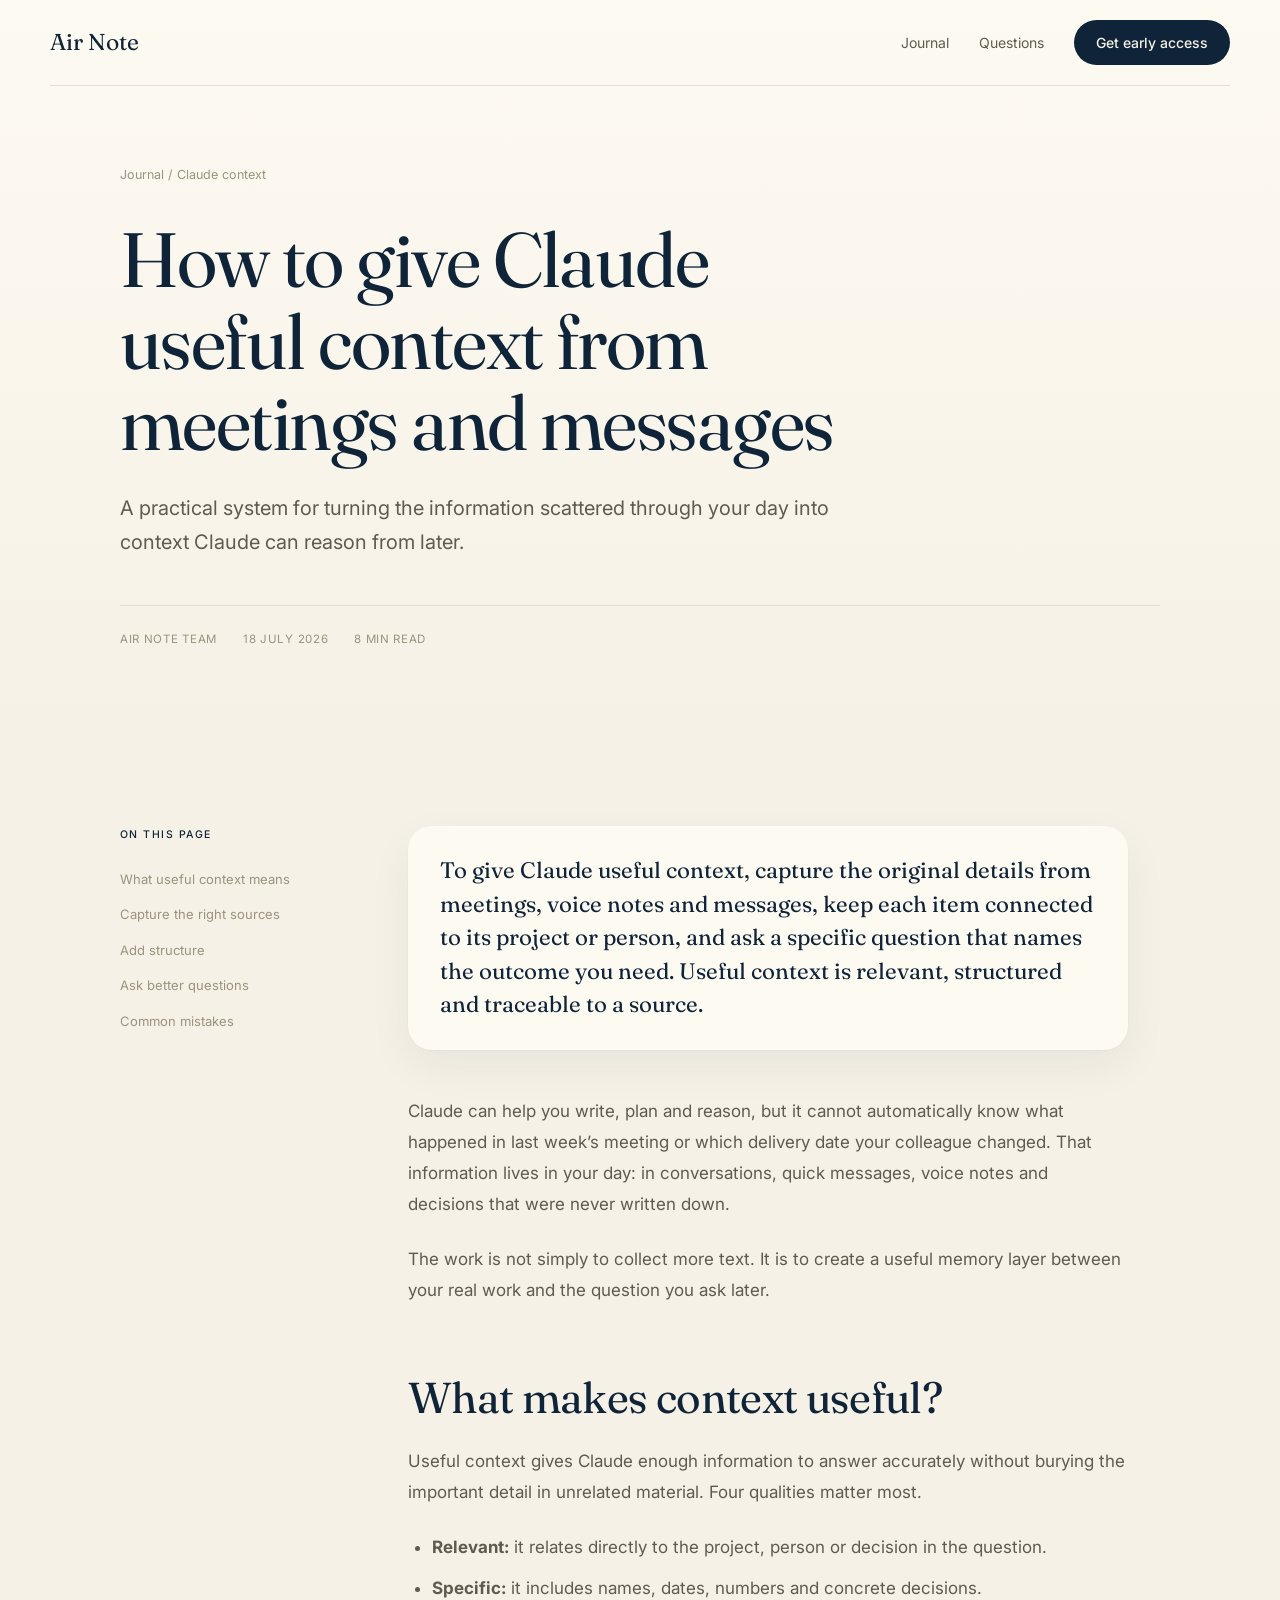
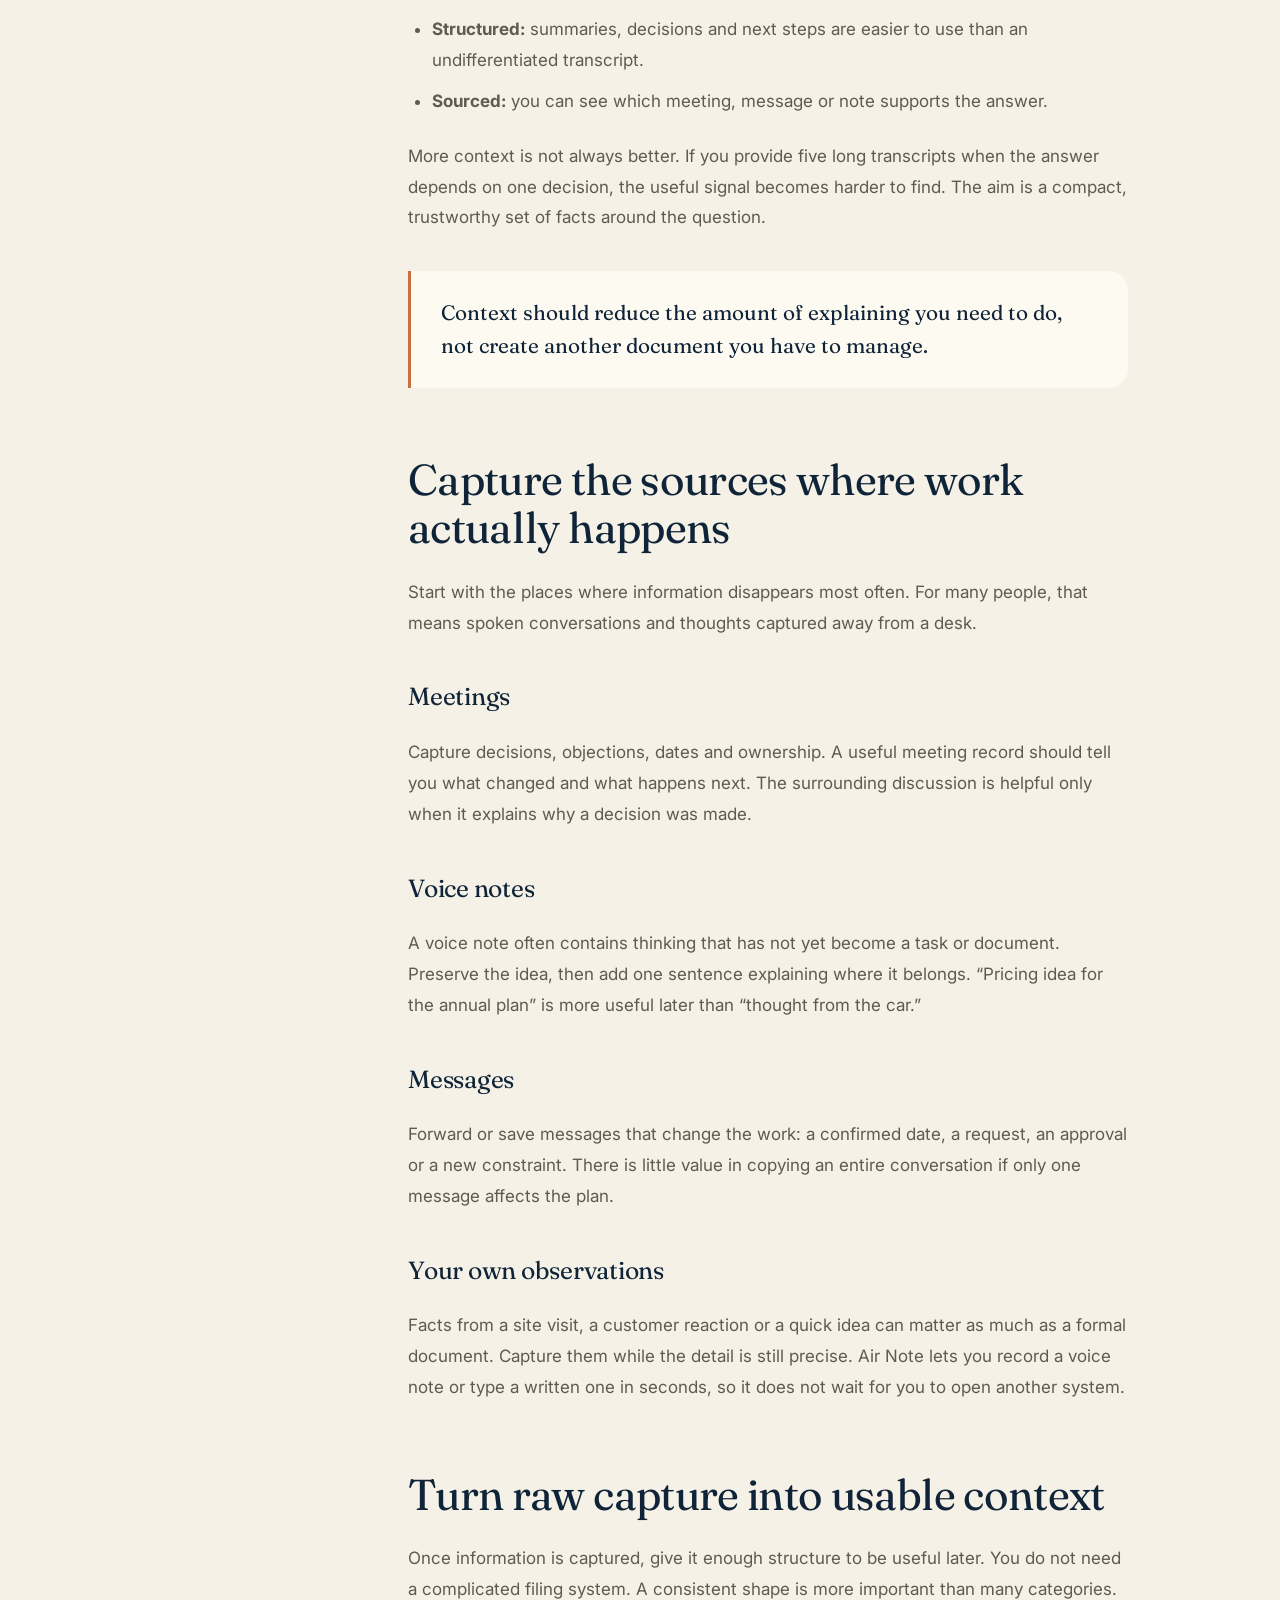
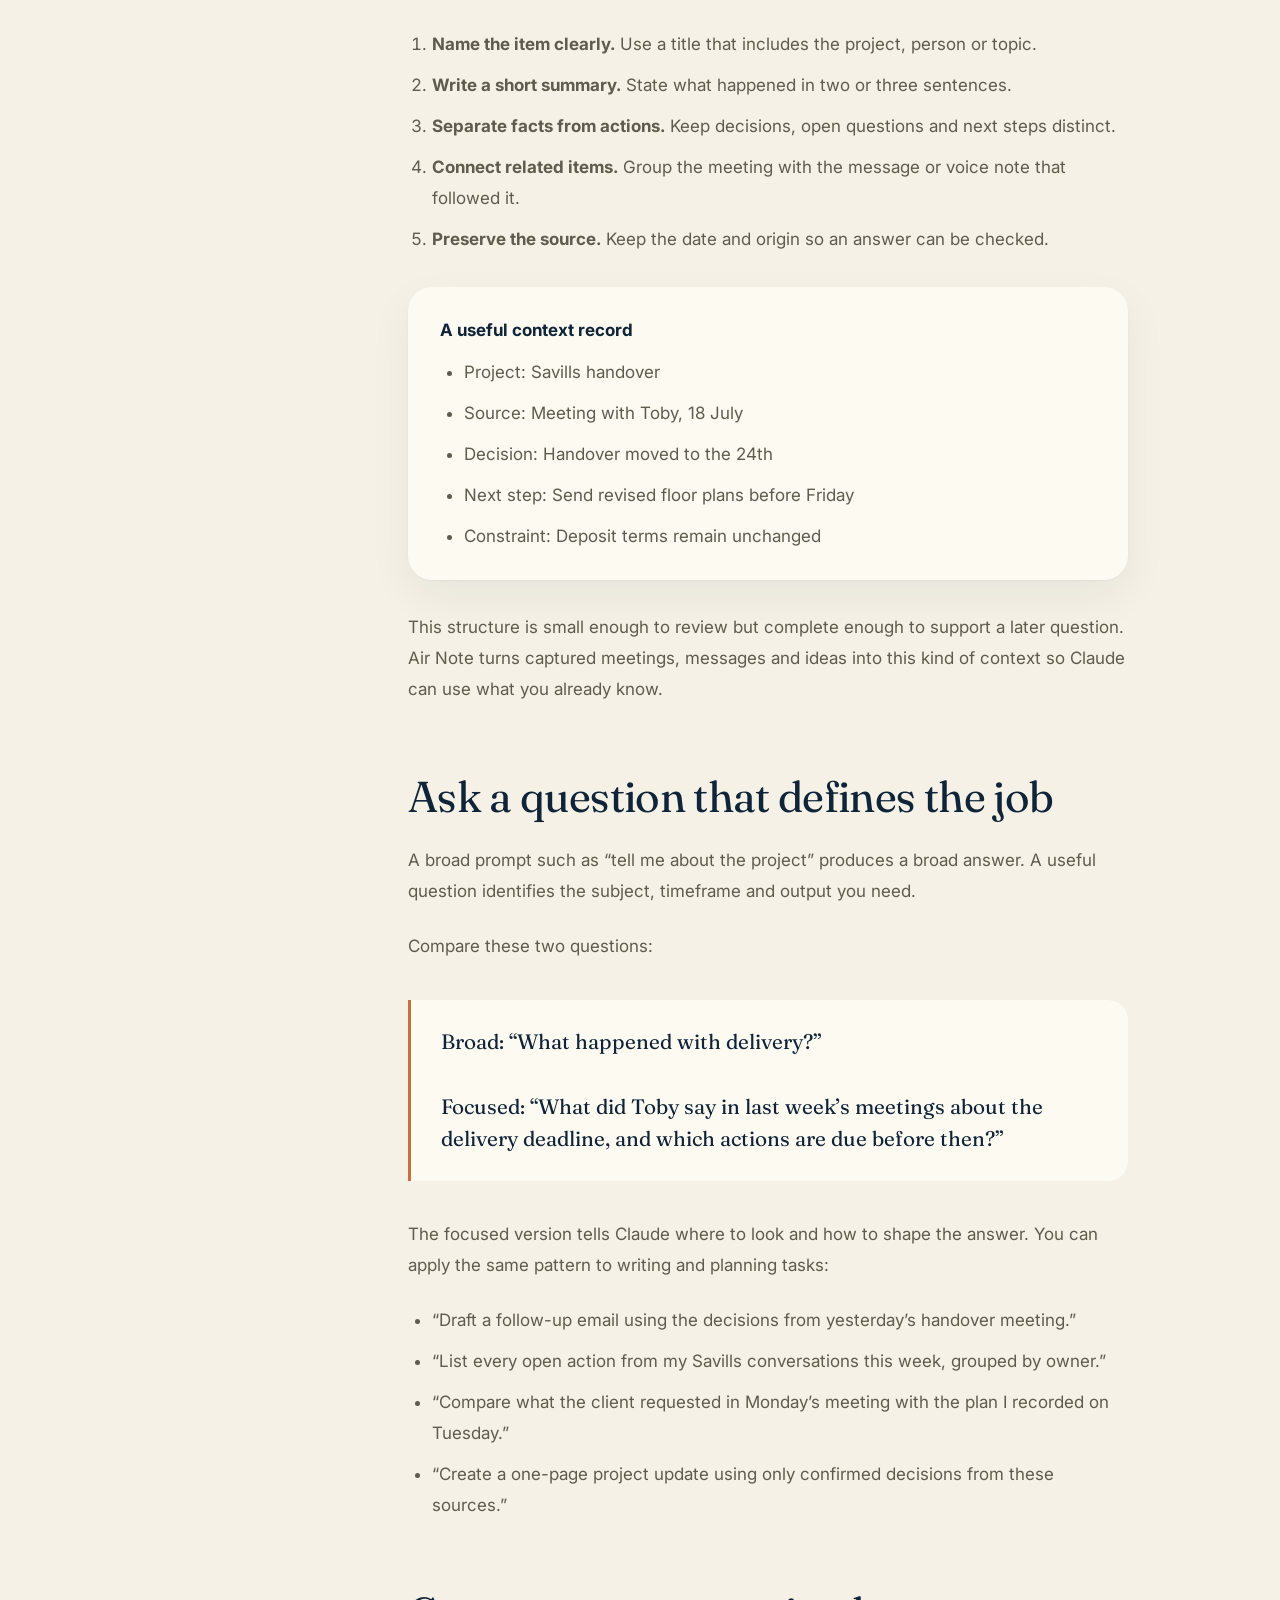
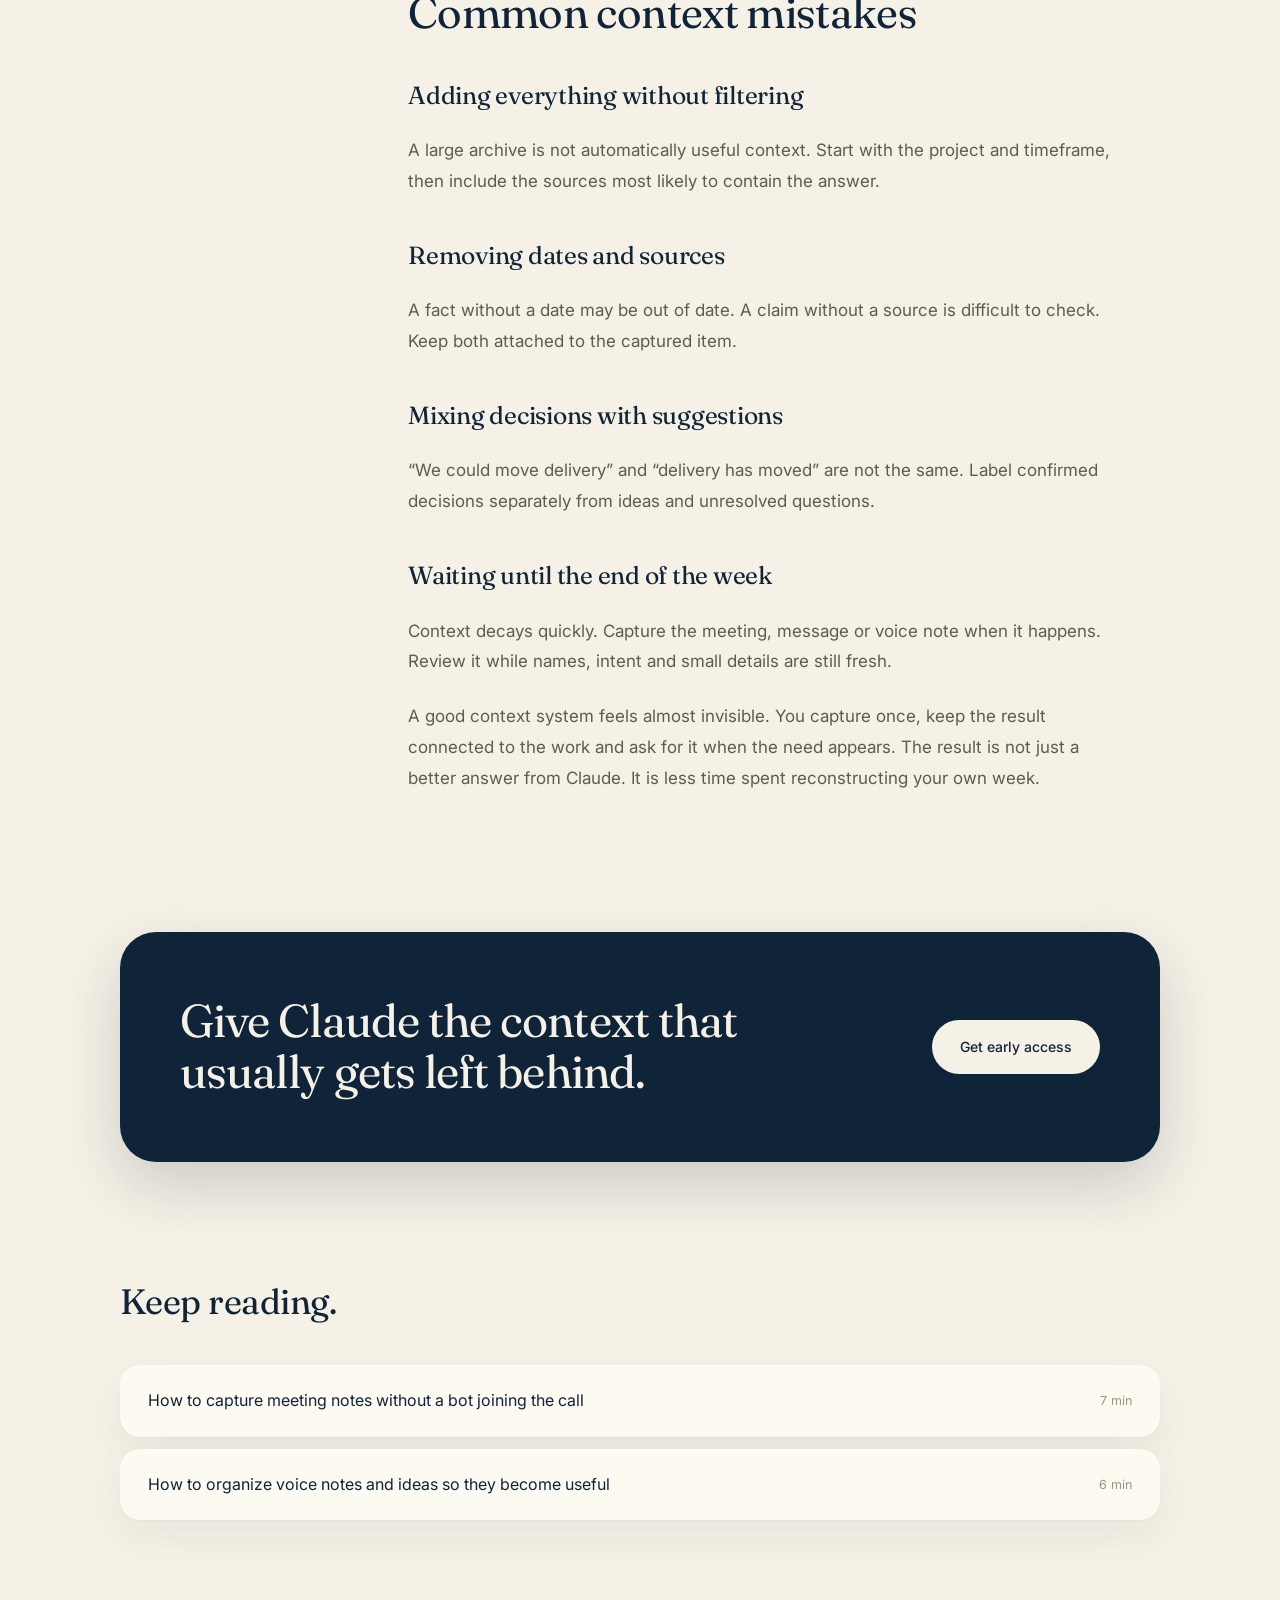
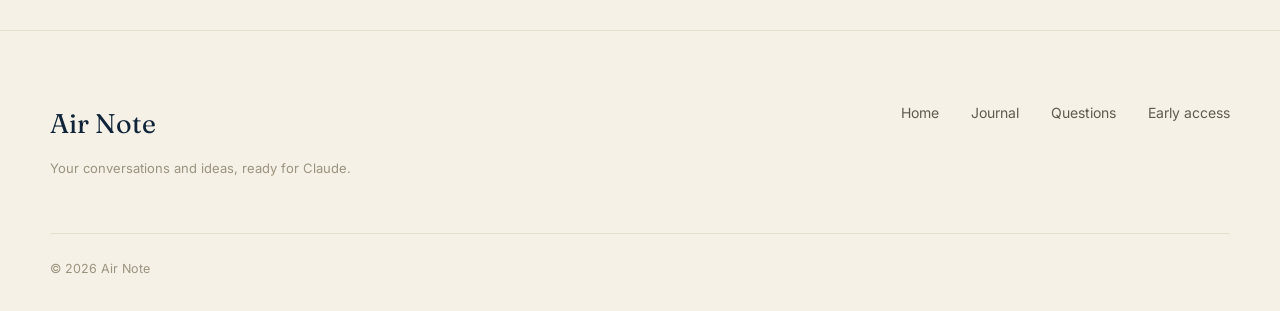
<file: blog/claude-context-from-meetings.html>
<!doctype html>
<html lang="en">
<head>
<meta charset="utf-8">
<meta name="viewport" content="width=device-width, initial-scale=1">
<title>How to give Claude context from meetings and messages | Air Note</title>
<meta name="description" content="Learn how to turn meetings, voice notes, ideas and messages into clear, useful context that helps Claude answer better questions about your work.">
<meta property="og:type" content="article">
<meta property="og:title" content="How to give Claude useful context from meetings and messages">
<meta property="og:description" content="Build a reliable context layer from the work already happening around you.">
<meta name="twitter:card" content="summary_large_image">
<meta property="og:site_name" content="Air Note">
<meta property="og:url" content="https://airnoteapp.com/blog/claude-context-from-meetings.html">
<meta property="og:image" content="https://airnoteapp.com/og-image.png">
<meta property="og:image:width" content="1200">
<meta property="og:image:height" content="630">
<meta name="twitter:image" content="https://airnoteapp.com/og-image.png">
<link rel="icon" href="/favicon.ico" sizes="any">
<link rel="icon" type="image/png" sizes="32x32" href="/favicon-32x32.png">
<link rel="icon" type="image/png" sizes="16x16" href="/favicon-16x16.png">
<link rel="apple-touch-icon" href="/apple-touch-icon.png">
<link rel="manifest" href="/site.webmanifest">
<meta name="theme-color" content="#0F2438">
<link rel="preconnect" href="https://fonts.googleapis.com">
<link rel="preconnect" href="https://fonts.gstatic.com" crossorigin>
<link href="https://fonts.googleapis.com/css2?family=Fraunces:opsz,wght@9..144,400&family=Inter:wght@400;500&display=swap" rel="stylesheet">
<link rel="stylesheet" href="blog.css">
</head>
<body>
<a class="skip-link" href="#article">Skip to article</a>

<header class="article-header">
  <nav class="journal-nav journal-wrap" aria-label="Journal navigation">
    <a class="journal-brand" href="../index.html">Air Note</a>
    <div class="journal-nav-links"><a href="index.html">Journal</a><a href="../index.html#faq">Questions</a><a class="early-link" href="../index.html#cta">Get early access</a></div>
  </nav>
  <div class="article-masthead reading-wrap">
    <p class="article-breadcrumbs"><a href="index.html">Journal</a> / Claude context</p>
    <h1>How to give Claude useful context from meetings and messages</h1>
    <p class="article-dek">A practical system for turning the information scattered through your day into context Claude can reason from later.</p>
    <div class="article-meta"><span>Air Note team</span><time datetime="2026-07-18">18 July 2026</time><span>8 min read</span></div>
  </div>
</header>

<main class="article-main" id="article">
  <article class="article-layout reading-wrap">
    <aside class="article-toc" aria-label="On this page">
      <strong>On this page</strong>
      <a href="#context">What useful context means</a>
      <a href="#sources">Capture the right sources</a>
      <a href="#structure">Add structure</a>
      <a href="#questions">Ask better questions</a>
      <a href="#mistakes">Common mistakes</a>
    </aside>

    <div class="prose">
      <p class="answer-first">To give Claude useful context, capture the original details from meetings, voice notes and messages, keep each item connected to its project or person, and ask a specific question that names the outcome you need. Useful context is relevant, structured and traceable to a source.</p>

      <p>Claude can help you write, plan and reason, but it cannot automatically know what happened in last week’s meeting or which delivery date your colleague changed. That information lives in your day: in conversations, quick messages, voice notes and decisions that were never written down.</p>

      <p>The work is not simply to collect more text. It is to create a useful memory layer between your real work and the question you ask later.</p>

      <h2 id="context">What makes context useful?</h2>
      <p>Useful context gives Claude enough information to answer accurately without burying the important detail in unrelated material. Four qualities matter most.</p>

      <ul>
        <li><strong>Relevant:</strong> it relates directly to the project, person or decision in the question.</li>
        <li><strong>Specific:</strong> it includes names, dates, numbers and concrete decisions.</li>
        <li><strong>Structured:</strong> summaries, decisions and next steps are easier to use than an undifferentiated transcript.</li>
        <li><strong>Sourced:</strong> you can see which meeting, message or note supports the answer.</li>
      </ul>

      <p>More context is not always better. If you provide five long transcripts when the answer depends on one decision, the useful signal becomes harder to find. The aim is a compact, trustworthy set of facts around the question.</p>

      <blockquote>Context should reduce the amount of explaining you need to do, not create another document you have to manage.</blockquote>

      <h2 id="sources">Capture the sources where work actually happens</h2>
      <p>Start with the places where information disappears most often. For many people, that means spoken conversations and thoughts captured away from a desk.</p>

      <h3>Meetings</h3>
      <p>Capture decisions, objections, dates and ownership. A useful meeting record should tell you what changed and what happens next. The surrounding discussion is helpful only when it explains why a decision was made.</p>

      <h3>Voice notes</h3>
      <p>A voice note often contains thinking that has not yet become a task or document. Preserve the idea, then add one sentence explaining where it belongs. “Pricing idea for the annual plan” is more useful later than “thought from the car.”</p>

      <h3>Messages</h3>
      <p>Forward or save messages that change the work: a confirmed date, a request, an approval or a new constraint. There is little value in copying an entire conversation if only one message affects the plan.</p>

      <h3>Your own observations</h3>
      <p>Facts from a site visit, a customer reaction or a quick idea can matter as much as a formal document. Capture them while the detail is still precise. Air Note lets you record a voice note or type a written one in seconds, so it does not wait for you to open another system.</p>

      <h2 id="structure">Turn raw capture into usable context</h2>
      <p>Once information is captured, give it enough structure to be useful later. You do not need a complicated filing system. A consistent shape is more important than many categories.</p>

      <ol>
        <li><strong>Name the item clearly.</strong> Use a title that includes the project, person or topic.</li>
        <li><strong>Write a short summary.</strong> State what happened in two or three sentences.</li>
        <li><strong>Separate facts from actions.</strong> Keep decisions, open questions and next steps distinct.</li>
        <li><strong>Connect related items.</strong> Group the meeting with the message or voice note that followed it.</li>
        <li><strong>Preserve the source.</strong> Keep the date and origin so an answer can be checked.</li>
      </ol>

      <div class="checklist">
        <strong>A useful context record</strong>
        <ul>
          <li>Project: Savills handover</li>
          <li>Source: Meeting with Toby, 18 July</li>
          <li>Decision: Handover moved to the 24th</li>
          <li>Next step: Send revised floor plans before Friday</li>
          <li>Constraint: Deposit terms remain unchanged</li>
        </ul>
      </div>

      <p>This structure is small enough to review but complete enough to support a later question. Air Note turns captured meetings, messages and ideas into this kind of context so Claude can use what you already know.</p>

      <h2 id="questions">Ask a question that defines the job</h2>
      <p>A broad prompt such as “tell me about the project” produces a broad answer. A useful question identifies the subject, timeframe and output you need.</p>

      <p>Compare these two questions:</p>

      <blockquote>Broad: “What happened with delivery?”<br><br>Focused: “What did Toby say in last week’s meetings about the delivery deadline, and which actions are due before then?”</blockquote>

      <p>The focused version tells Claude where to look and how to shape the answer. You can apply the same pattern to writing and planning tasks:</p>

      <ul>
        <li>“Draft a follow-up email using the decisions from yesterday’s handover meeting.”</li>
        <li>“List every open action from my Savills conversations this week, grouped by owner.”</li>
        <li>“Compare what the client requested in Monday’s meeting with the plan I recorded on Tuesday.”</li>
        <li>“Create a one-page project update using only confirmed decisions from these sources.”</li>
      </ul>

      <h2 id="mistakes">Common context mistakes</h2>
      <h3>Adding everything without filtering</h3>
      <p>A large archive is not automatically useful context. Start with the project and timeframe, then include the sources most likely to contain the answer.</p>

      <h3>Removing dates and sources</h3>
      <p>A fact without a date may be out of date. A claim without a source is difficult to check. Keep both attached to the captured item.</p>

      <h3>Mixing decisions with suggestions</h3>
      <p>“We could move delivery” and “delivery has moved” are not the same. Label confirmed decisions separately from ideas and unresolved questions.</p>

      <h3>Waiting until the end of the week</h3>
      <p>Context decays quickly. Capture the meeting, message or voice note when it happens. Review it while names, intent and small details are still fresh.</p>

      <p>A good context system feels almost invisible. You capture once, keep the result connected to the work and ask for it when the need appears. The result is not just a better answer from Claude. It is less time spent reconstructing your own week.</p>
    </div>
  </article>
</main>

<section class="article-cta" aria-label="Air Note early access">
  <div class="reading-wrap"><h2>Give Claude the context that usually gets left behind.</h2><a href="../index.html#cta">Get early access</a></div>
</section>

<section class="related reading-wrap" aria-labelledby="related-title">
  <h2 id="related-title">Keep reading.</h2>
  <div class="related-links">
    <a href="meeting-notes-without-a-bot.html"><span>How to capture meeting notes without a bot joining the call</span><span>7 min</span></a>
    <a href="organize-voice-notes-and-ideas.html"><span>How to organize voice notes and ideas so they become useful</span><span>6 min</span></a>
  </div>
</section>

<footer class="journal-footer">
  <div class="journal-wrap">
    <div class="journal-footer-main">
      <div><a class="journal-footer-brand" href="../index.html">Air Note</a><p>Your conversations and ideas, ready for Claude.</p></div>
      <nav class="journal-footer-nav" aria-label="Footer"><a href="../index.html">Home</a><a href="index.html">Journal</a><a href="../index.html#faq">Questions</a><a href="../index.html#cta">Early access</a></nav>
    </div>
    <div class="journal-footer-bottom">© 2026 Air Note</div>
  </div>
</footer>

<script type="application/ld+json">
{
  "@context": "https://schema.org",
  "@type": "BlogPosting",
  "headline": "How to give Claude useful context from meetings and messages",
  "description": "Learn how to turn meetings, voice notes, ideas and messages into clear, useful context that helps Claude answer better questions about your work.",
  "datePublished": "2026-07-18",
  "dateModified": "2026-07-18",
  "author": { "@type": "Organization", "name": "Air Note" },
  "publisher": { "@type": "Organization", "name": "Air Note" }
}
</script>
</body>
</html>
</file>
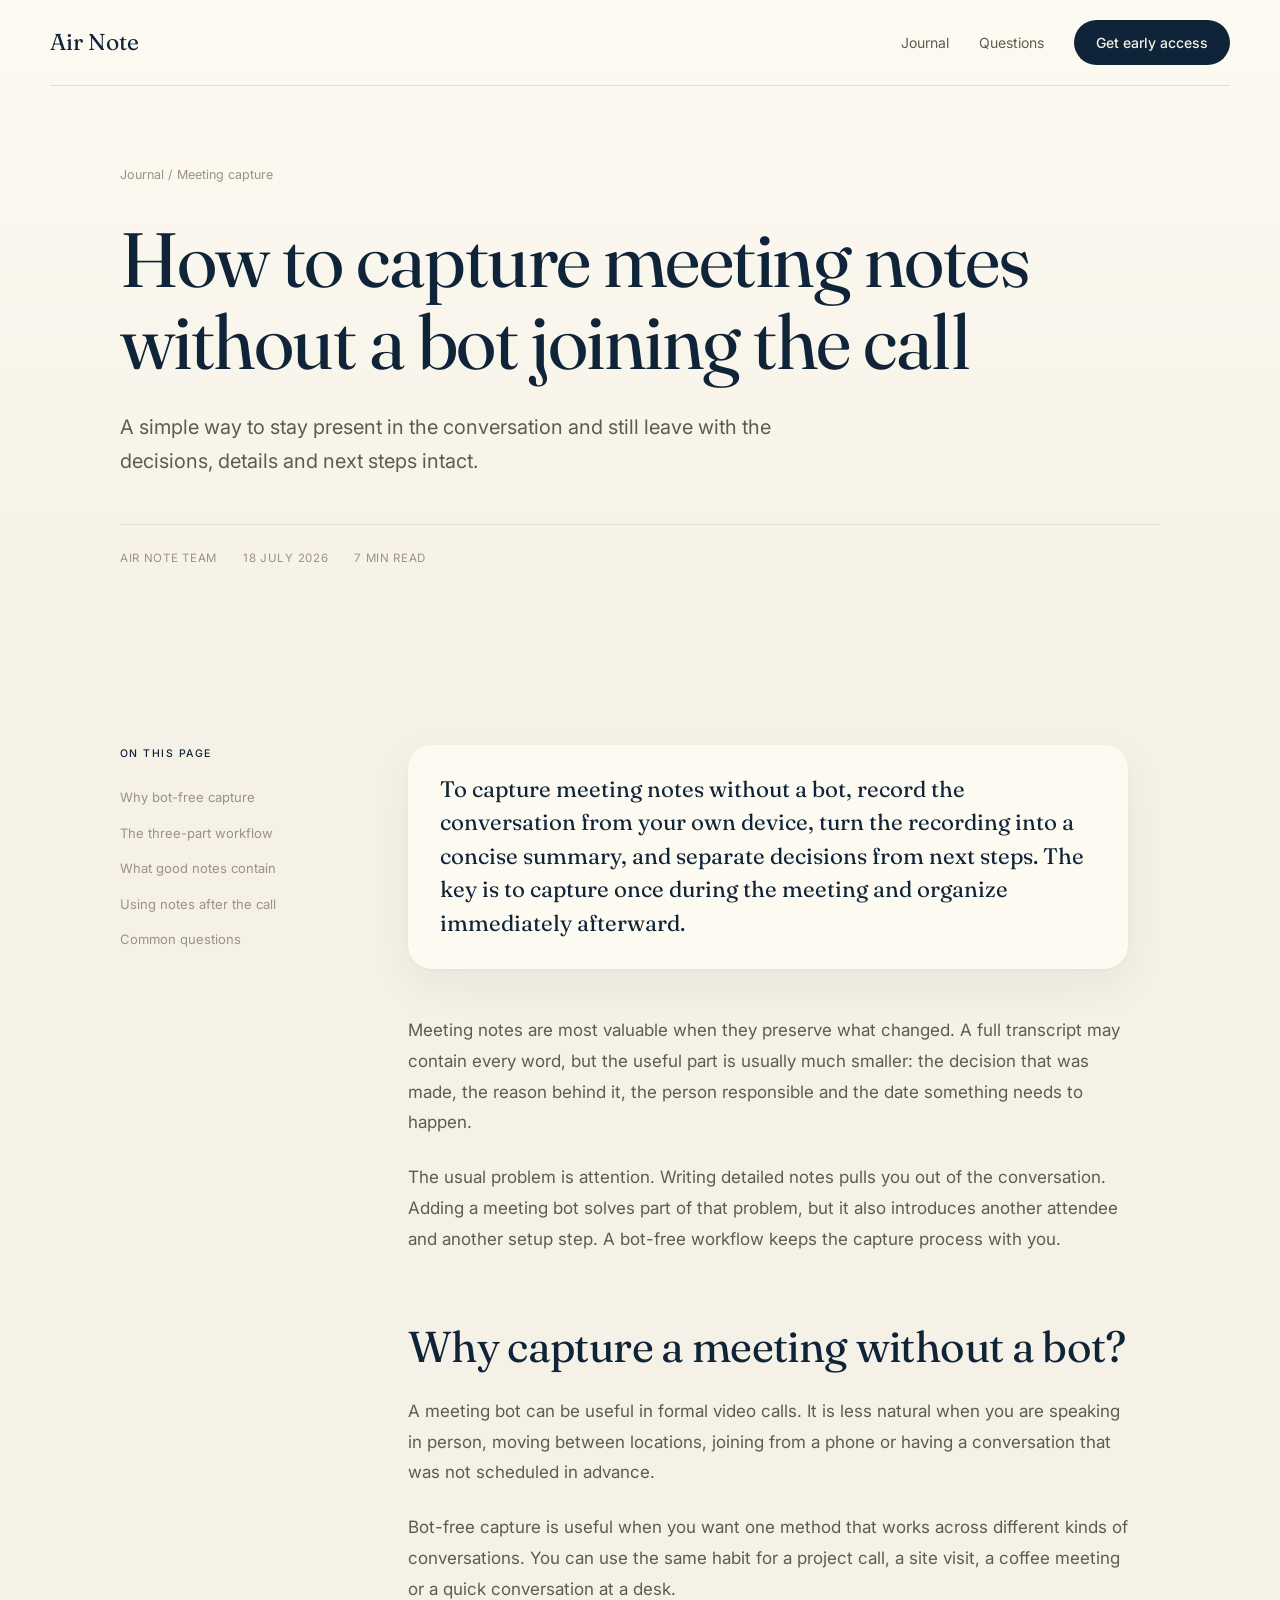
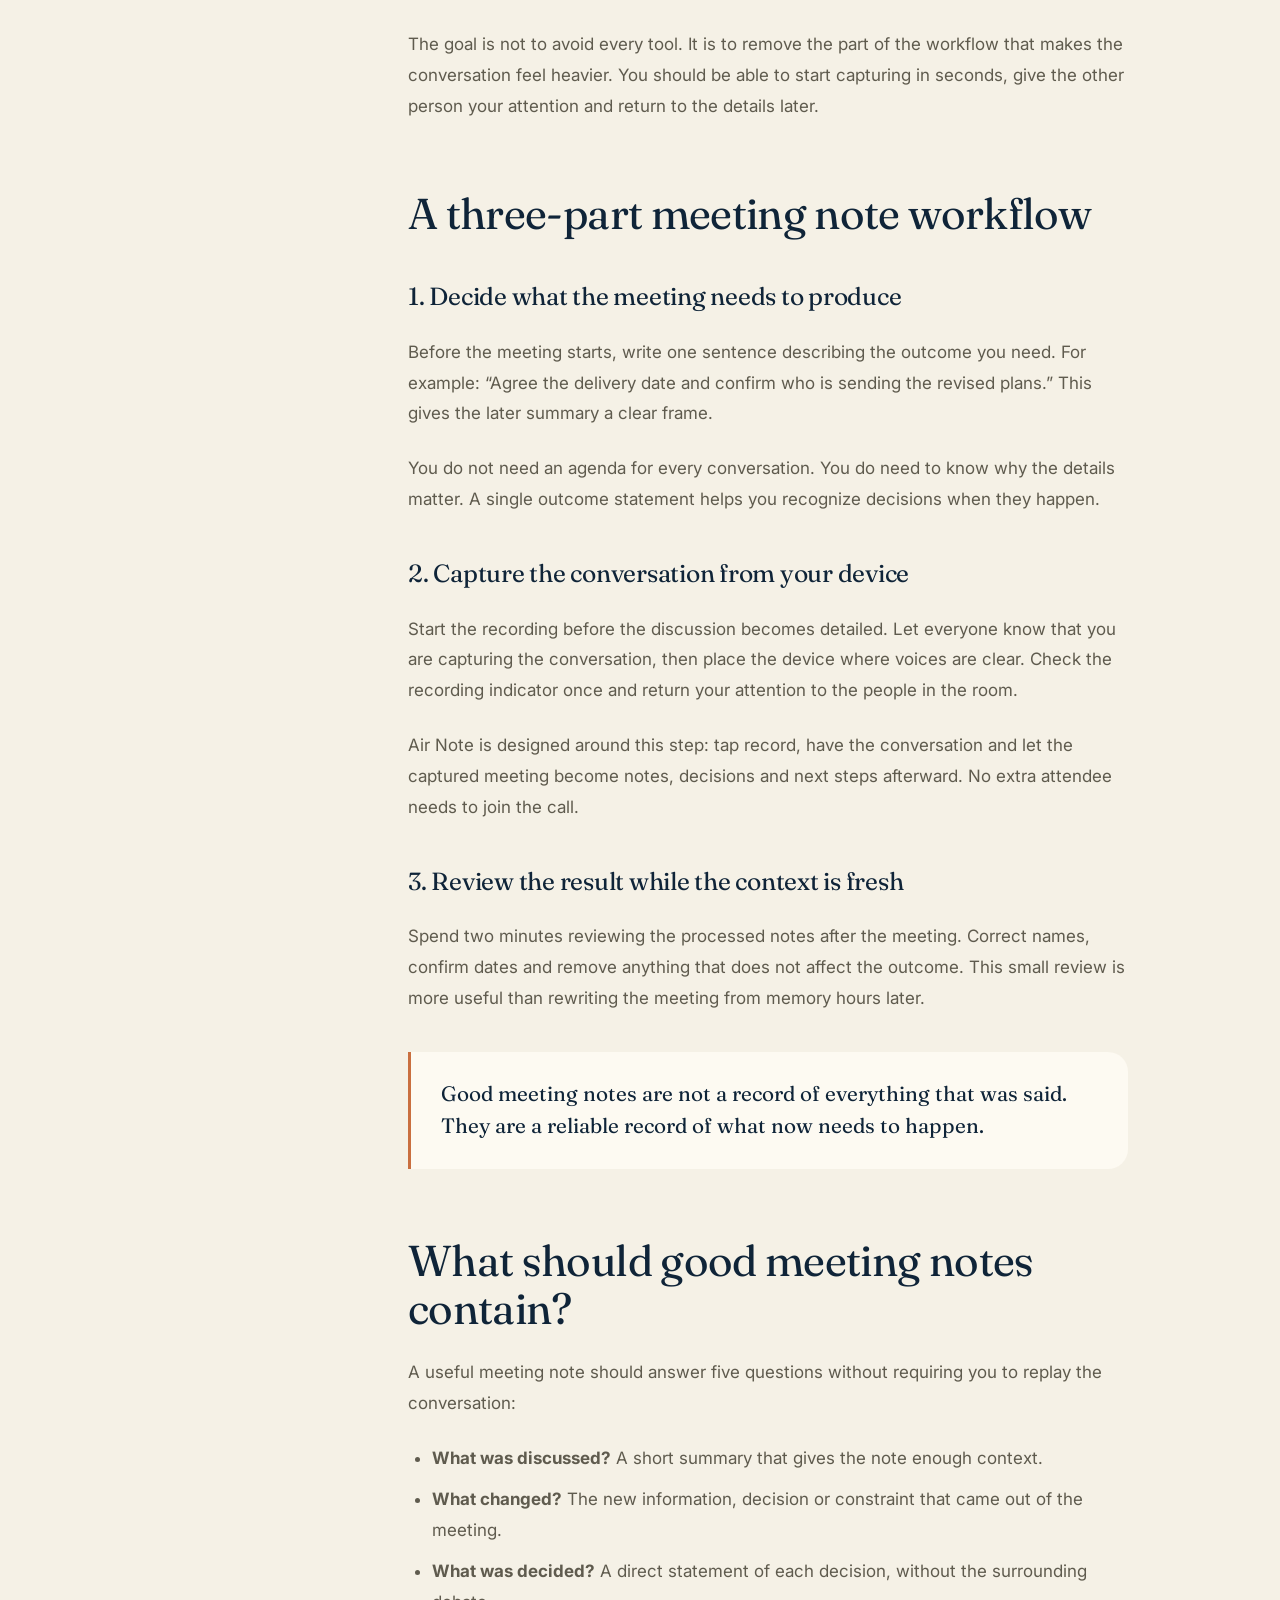
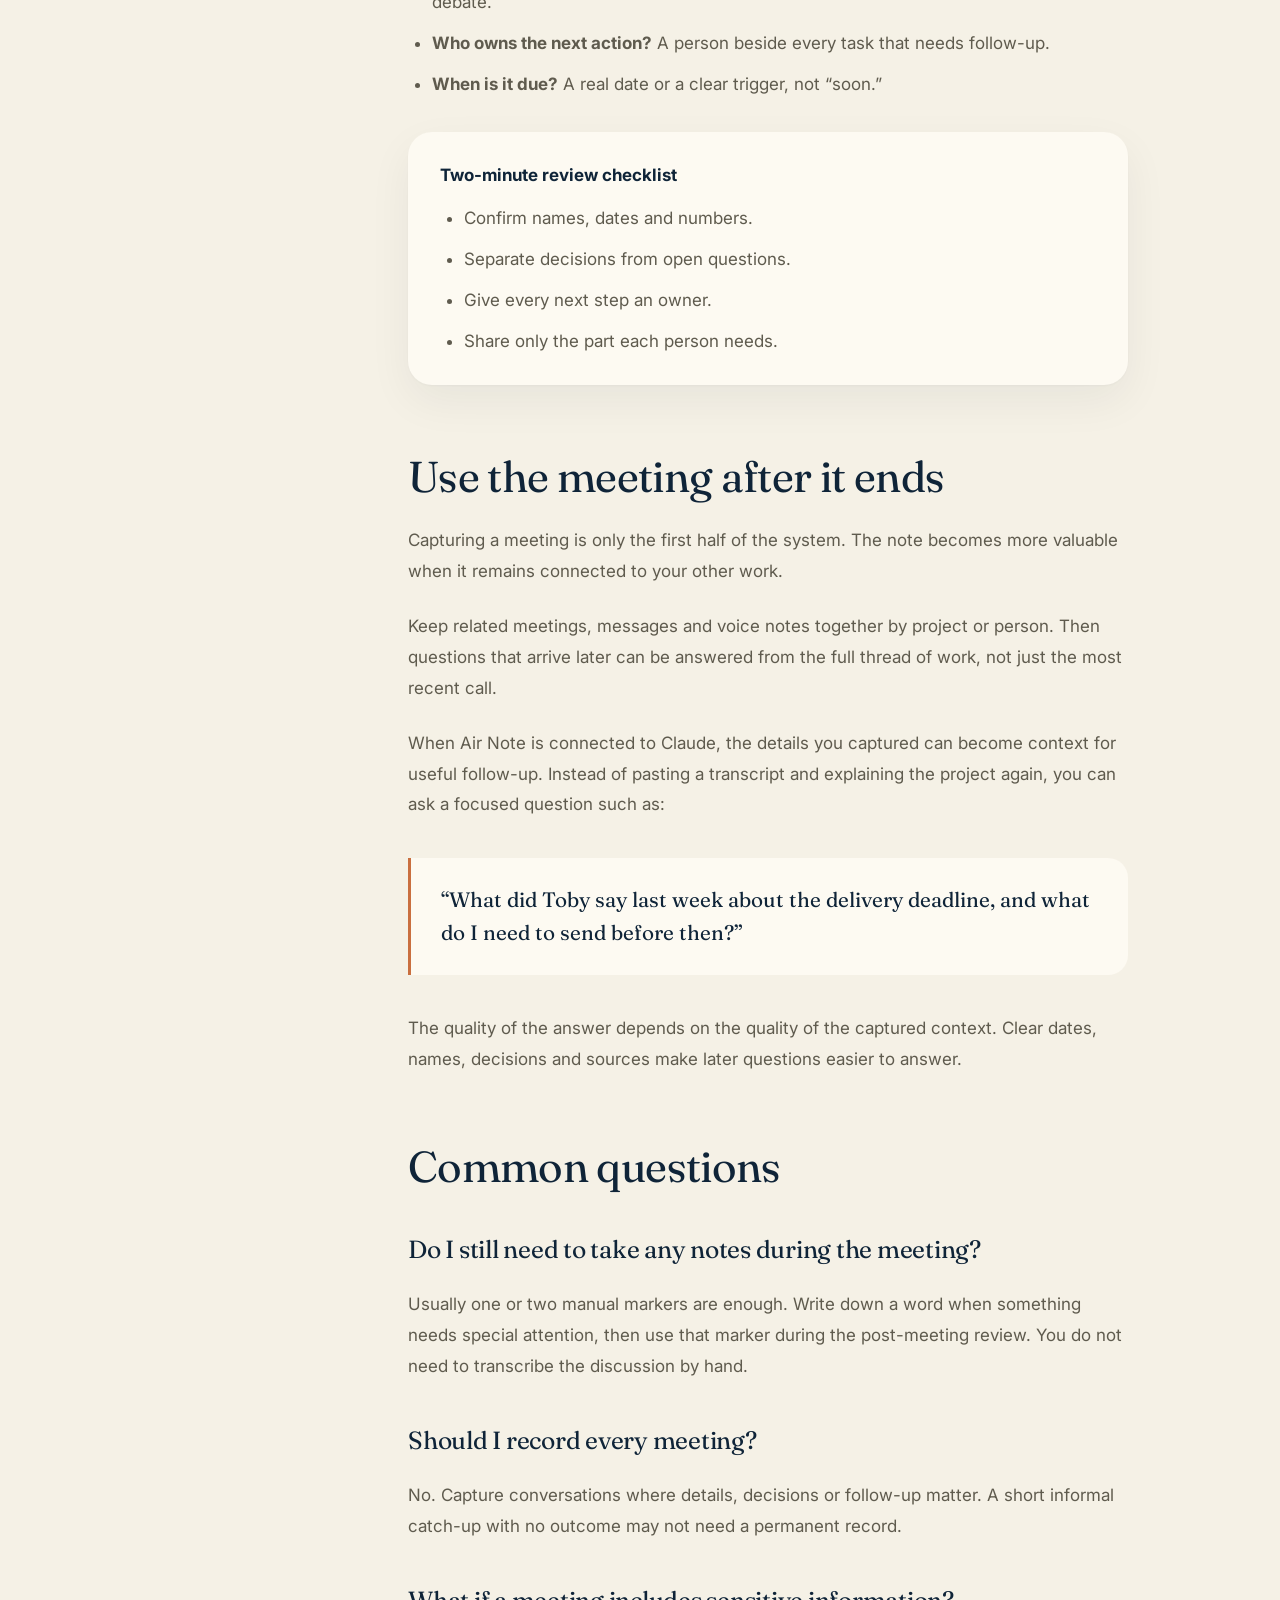
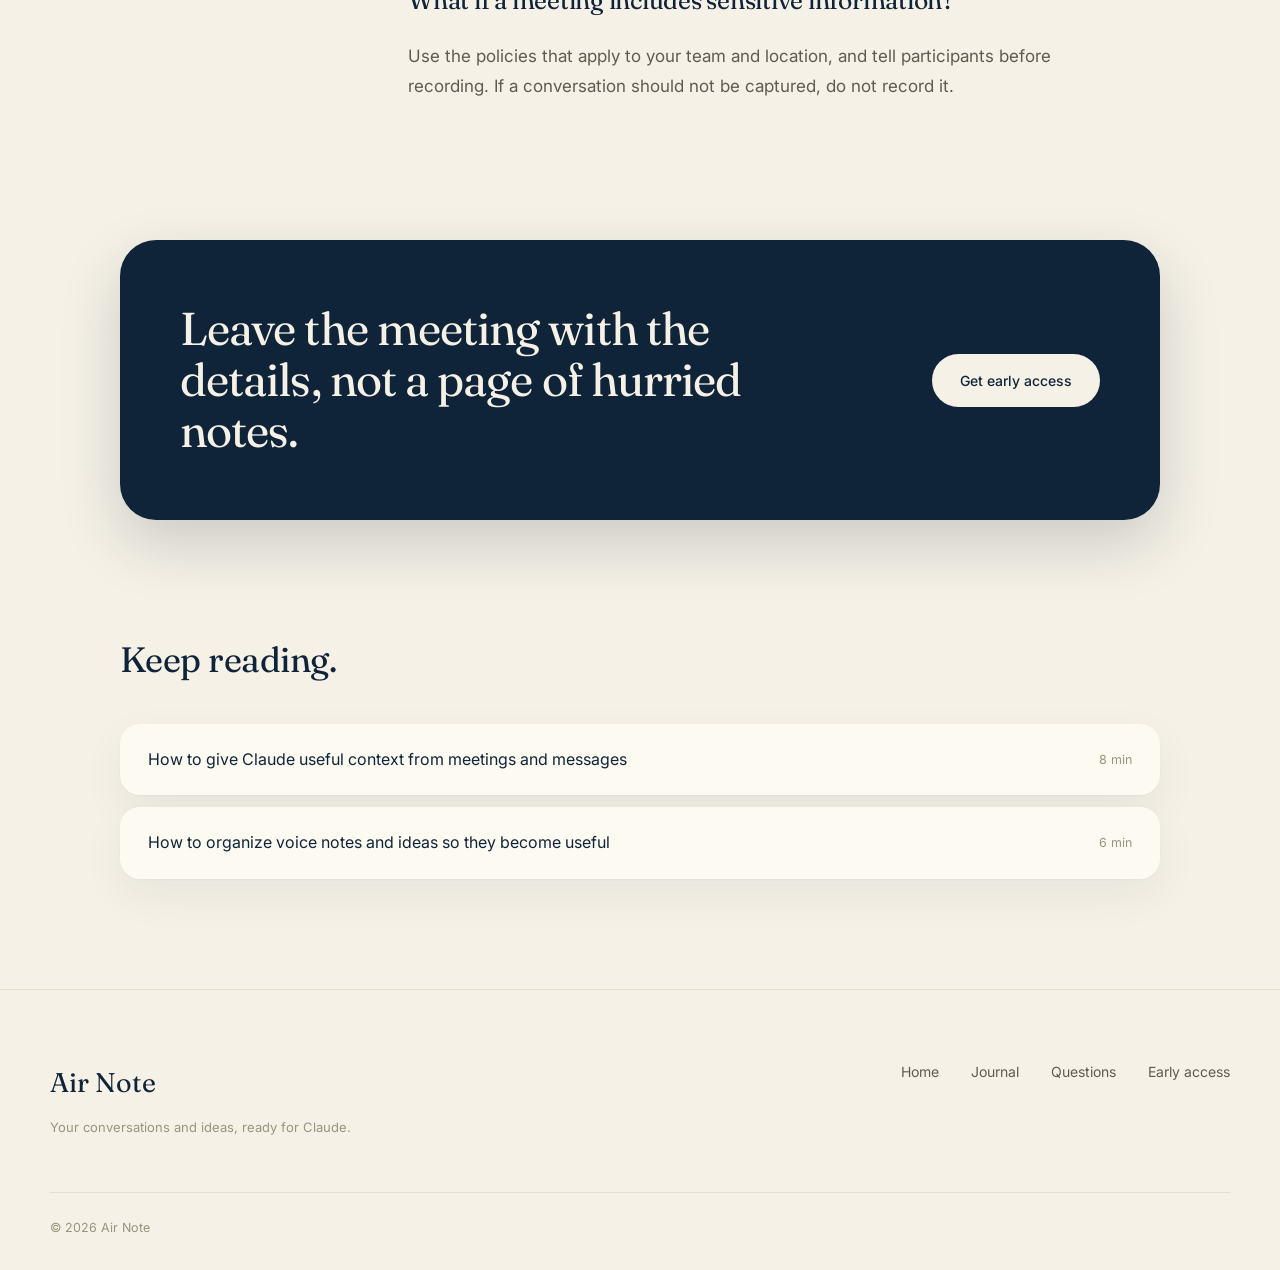
<file: blog/meeting-notes-without-a-bot.html>
<!doctype html>
<html lang="en">
<head>
<meta charset="utf-8">
<meta name="viewport" content="width=device-width, initial-scale=1">
<title>How to capture meeting notes without a bot | Air Note</title>
<meta name="description" content="A practical workflow for capturing accurate meeting notes, decisions and next steps without adding a meeting bot to the call.">
<meta property="og:type" content="article">
<meta property="og:title" content="How to capture meeting notes without a bot joining the call">
<meta property="og:description" content="Stay present in the conversation while preserving the details that matter.">
<meta name="twitter:card" content="summary_large_image">
<meta property="og:site_name" content="Air Note">
<meta property="og:url" content="https://airnoteapp.com/blog/meeting-notes-without-a-bot.html">
<meta property="og:image" content="https://airnoteapp.com/og-image.png">
<meta property="og:image:width" content="1200">
<meta property="og:image:height" content="630">
<meta name="twitter:image" content="https://airnoteapp.com/og-image.png">
<link rel="icon" href="/favicon.ico" sizes="any">
<link rel="icon" type="image/png" sizes="32x32" href="/favicon-32x32.png">
<link rel="icon" type="image/png" sizes="16x16" href="/favicon-16x16.png">
<link rel="apple-touch-icon" href="/apple-touch-icon.png">
<link rel="manifest" href="/site.webmanifest">
<meta name="theme-color" content="#0F2438">
<link rel="preconnect" href="https://fonts.googleapis.com">
<link rel="preconnect" href="https://fonts.gstatic.com" crossorigin>
<link href="https://fonts.googleapis.com/css2?family=Fraunces:opsz,wght@9..144,400&family=Inter:wght@400;500&display=swap" rel="stylesheet">
<link rel="stylesheet" href="blog.css">
</head>
<body>
<a class="skip-link" href="#article">Skip to article</a>

<header class="article-header">
  <nav class="journal-nav journal-wrap" aria-label="Journal navigation">
    <a class="journal-brand" href="../index.html">Air Note</a>
    <div class="journal-nav-links">
      <a href="index.html">Journal</a>
      <a href="../index.html#faq">Questions</a>
      <a class="early-link" href="../index.html#cta">Get early access</a>
    </div>
  </nav>
  <div class="article-masthead reading-wrap">
    <p class="article-breadcrumbs"><a href="index.html">Journal</a> / Meeting capture</p>
    <h1>How to capture meeting notes without a bot joining the call</h1>
    <p class="article-dek">A simple way to stay present in the conversation and still leave with the decisions, details and next steps intact.</p>
    <div class="article-meta"><span>Air Note team</span><time datetime="2026-07-18">18 July 2026</time><span>7 min read</span></div>
  </div>
</header>

<main class="article-main" id="article">
  <article class="article-layout reading-wrap">
    <aside class="article-toc" aria-label="On this page">
      <strong>On this page</strong>
      <a href="#why">Why bot-free capture</a>
      <a href="#workflow">The three-part workflow</a>
      <a href="#good-notes">What good notes contain</a>
      <a href="#follow-up">Using notes after the call</a>
      <a href="#questions">Common questions</a>
    </aside>

    <div class="prose">
      <p class="answer-first">To capture meeting notes without a bot, record the conversation from your own device, turn the recording into a concise summary, and separate decisions from next steps. The key is to capture once during the meeting and organize immediately afterward.</p>

      <p>Meeting notes are most valuable when they preserve what changed. A full transcript may contain every word, but the useful part is usually much smaller: the decision that was made, the reason behind it, the person responsible and the date something needs to happen.</p>

      <p>The usual problem is attention. Writing detailed notes pulls you out of the conversation. Adding a meeting bot solves part of that problem, but it also introduces another attendee and another setup step. A bot-free workflow keeps the capture process with you.</p>

      <h2 id="why">Why capture a meeting without a bot?</h2>
      <p>A meeting bot can be useful in formal video calls. It is less natural when you are speaking in person, moving between locations, joining from a phone or having a conversation that was not scheduled in advance.</p>

      <p>Bot-free capture is useful when you want one method that works across different kinds of conversations. You can use the same habit for a project call, a site visit, a coffee meeting or a quick conversation at a desk.</p>

      <p>The goal is not to avoid every tool. It is to remove the part of the workflow that makes the conversation feel heavier. You should be able to start capturing in seconds, give the other person your attention and return to the details later.</p>

      <h2 id="workflow">A three-part meeting note workflow</h2>
      <h3>1. Decide what the meeting needs to produce</h3>
      <p>Before the meeting starts, write one sentence describing the outcome you need. For example: “Agree the delivery date and confirm who is sending the revised plans.” This gives the later summary a clear frame.</p>

      <p>You do not need an agenda for every conversation. You do need to know why the details matter. A single outcome statement helps you recognize decisions when they happen.</p>

      <h3>2. Capture the conversation from your device</h3>
      <p>Start the recording before the discussion becomes detailed. Let everyone know that you are capturing the conversation, then place the device where voices are clear. Check the recording indicator once and return your attention to the people in the room.</p>

      <p>Air Note is designed around this step: tap record, have the conversation and let the captured meeting become notes, decisions and next steps afterward. No extra attendee needs to join the call.</p>

      <h3>3. Review the result while the context is fresh</h3>
      <p>Spend two minutes reviewing the processed notes after the meeting. Correct names, confirm dates and remove anything that does not affect the outcome. This small review is more useful than rewriting the meeting from memory hours later.</p>

      <blockquote>Good meeting notes are not a record of everything that was said. They are a reliable record of what now needs to happen.</blockquote>

      <h2 id="good-notes">What should good meeting notes contain?</h2>
      <p>A useful meeting note should answer five questions without requiring you to replay the conversation:</p>
      <ul>
        <li><strong>What was discussed?</strong> A short summary that gives the note enough context.</li>
        <li><strong>What changed?</strong> The new information, decision or constraint that came out of the meeting.</li>
        <li><strong>What was decided?</strong> A direct statement of each decision, without the surrounding debate.</li>
        <li><strong>Who owns the next action?</strong> A person beside every task that needs follow-up.</li>
        <li><strong>When is it due?</strong> A real date or a clear trigger, not “soon.”</li>
      </ul>

      <div class="checklist">
        <strong>Two-minute review checklist</strong>
        <ul>
          <li>Confirm names, dates and numbers.</li>
          <li>Separate decisions from open questions.</li>
          <li>Give every next step an owner.</li>
          <li>Share only the part each person needs.</li>
        </ul>
      </div>

      <h2 id="follow-up">Use the meeting after it ends</h2>
      <p>Capturing a meeting is only the first half of the system. The note becomes more valuable when it remains connected to your other work.</p>

      <p>Keep related meetings, messages and voice notes together by project or person. Then questions that arrive later can be answered from the full thread of work, not just the most recent call.</p>

      <p>When Air Note is connected to Claude, the details you captured can become context for useful follow-up. Instead of pasting a transcript and explaining the project again, you can ask a focused question such as:</p>

      <blockquote>“What did Toby say last week about the delivery deadline, and what do I need to send before then?”</blockquote>

      <p>The quality of the answer depends on the quality of the captured context. Clear dates, names, decisions and sources make later questions easier to answer.</p>

      <h2 id="questions">Common questions</h2>
      <h3>Do I still need to take any notes during the meeting?</h3>
      <p>Usually one or two manual markers are enough. Write down a word when something needs special attention, then use that marker during the post-meeting review. You do not need to transcribe the discussion by hand.</p>

      <h3>Should I record every meeting?</h3>
      <p>No. Capture conversations where details, decisions or follow-up matter. A short informal catch-up with no outcome may not need a permanent record.</p>

      <h3>What if a meeting includes sensitive information?</h3>
      <p>Use the policies that apply to your team and location, and tell participants before recording. If a conversation should not be captured, do not record it.</p>
    </div>
  </article>
</main>

<section class="article-cta" aria-label="Air Note early access">
  <div class="reading-wrap"><h2>Leave the meeting with the details, not a page of hurried notes.</h2><a href="../index.html#cta">Get early access</a></div>
</section>

<section class="related reading-wrap" aria-labelledby="related-title">
  <h2 id="related-title">Keep reading.</h2>
  <div class="related-links">
    <a href="claude-context-from-meetings.html"><span>How to give Claude useful context from meetings and messages</span><span>8 min</span></a>
    <a href="organize-voice-notes-and-ideas.html"><span>How to organize voice notes and ideas so they become useful</span><span>6 min</span></a>
  </div>
</section>

<footer class="journal-footer">
  <div class="journal-wrap">
    <div class="journal-footer-main">
      <div><a class="journal-footer-brand" href="../index.html">Air Note</a><p>Your conversations and ideas, ready for Claude.</p></div>
      <nav class="journal-footer-nav" aria-label="Footer"><a href="../index.html">Home</a><a href="index.html">Journal</a><a href="../index.html#faq">Questions</a><a href="../index.html#cta">Early access</a></nav>
    </div>
    <div class="journal-footer-bottom">© 2026 Air Note</div>
  </div>
</footer>

<script type="application/ld+json">
{
  "@context": "https://schema.org",
  "@type": "BlogPosting",
  "headline": "How to capture meeting notes without a bot joining the call",
  "description": "A practical workflow for capturing accurate meeting notes, decisions and next steps without adding a meeting bot to the call.",
  "datePublished": "2026-07-18",
  "dateModified": "2026-07-18",
  "author": { "@type": "Organization", "name": "Air Note" },
  "publisher": { "@type": "Organization", "name": "Air Note" }
}
</script>
</body>
</html>
</file>
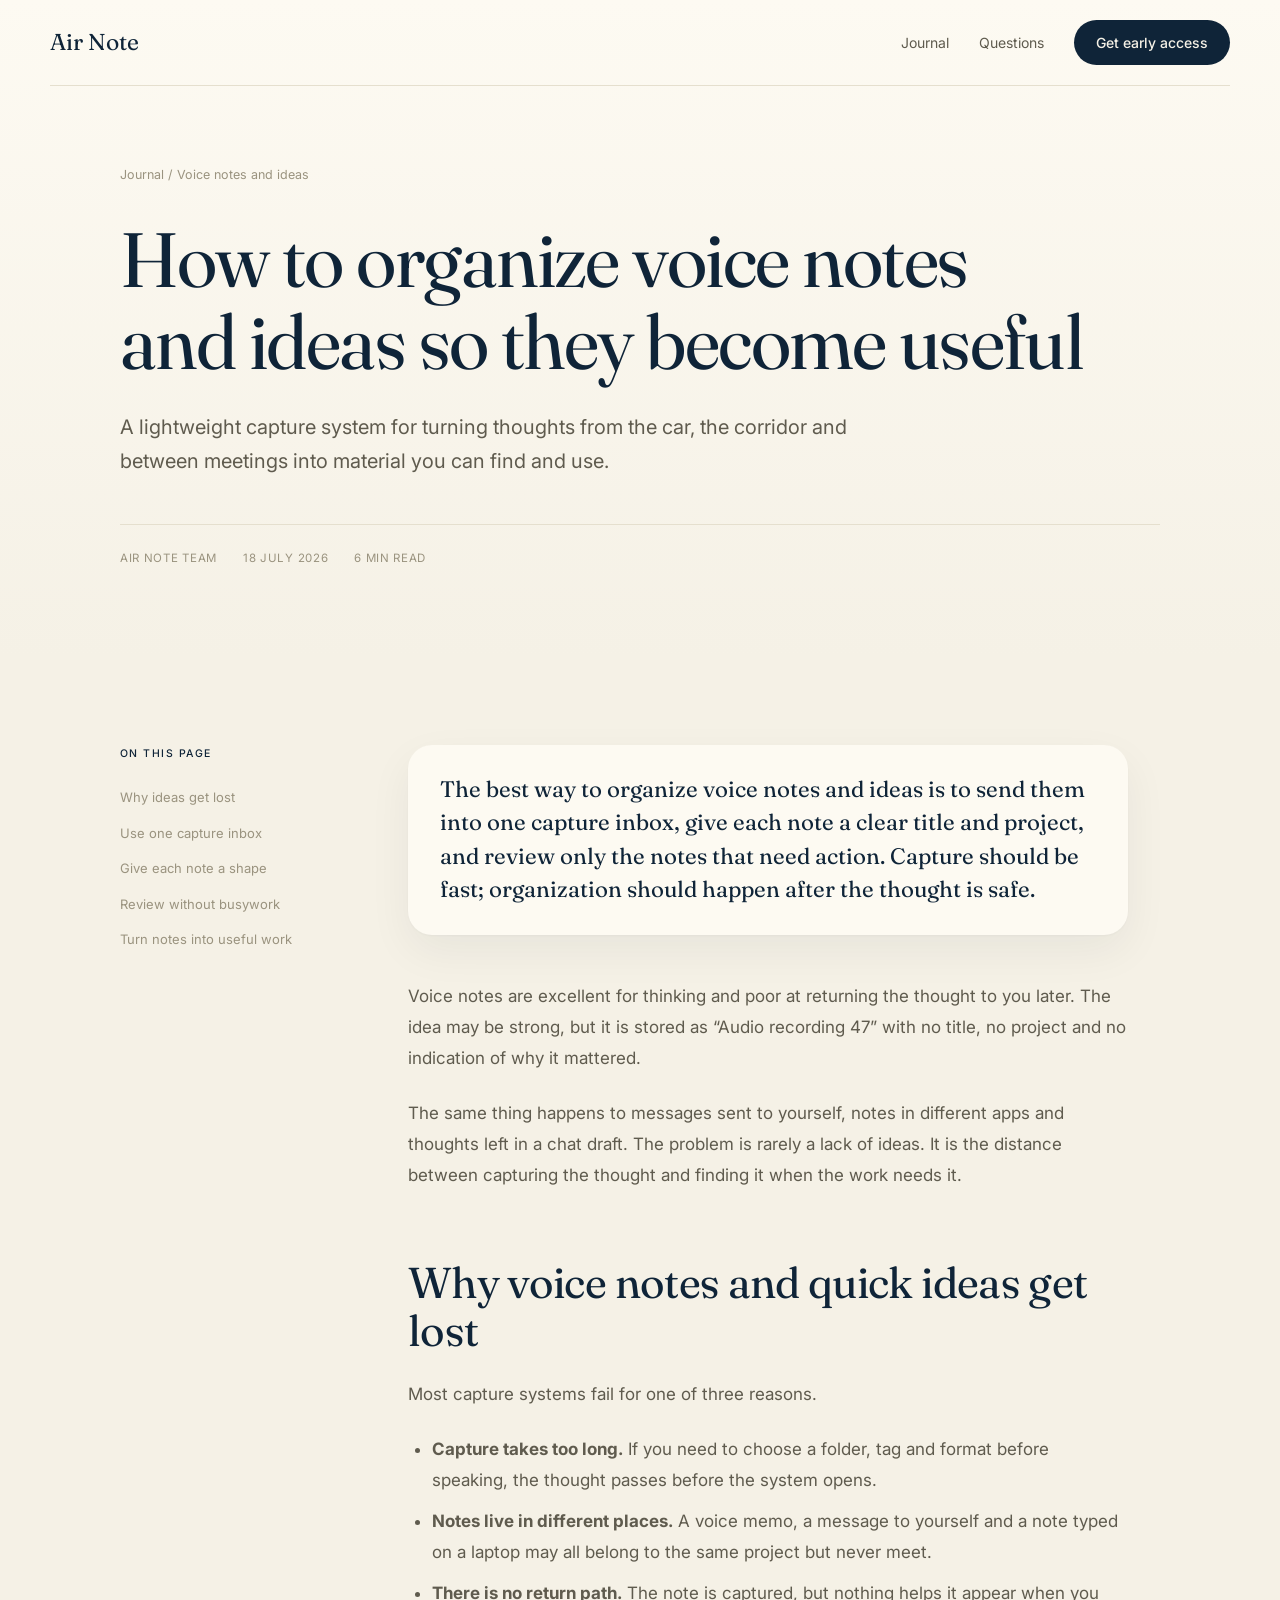
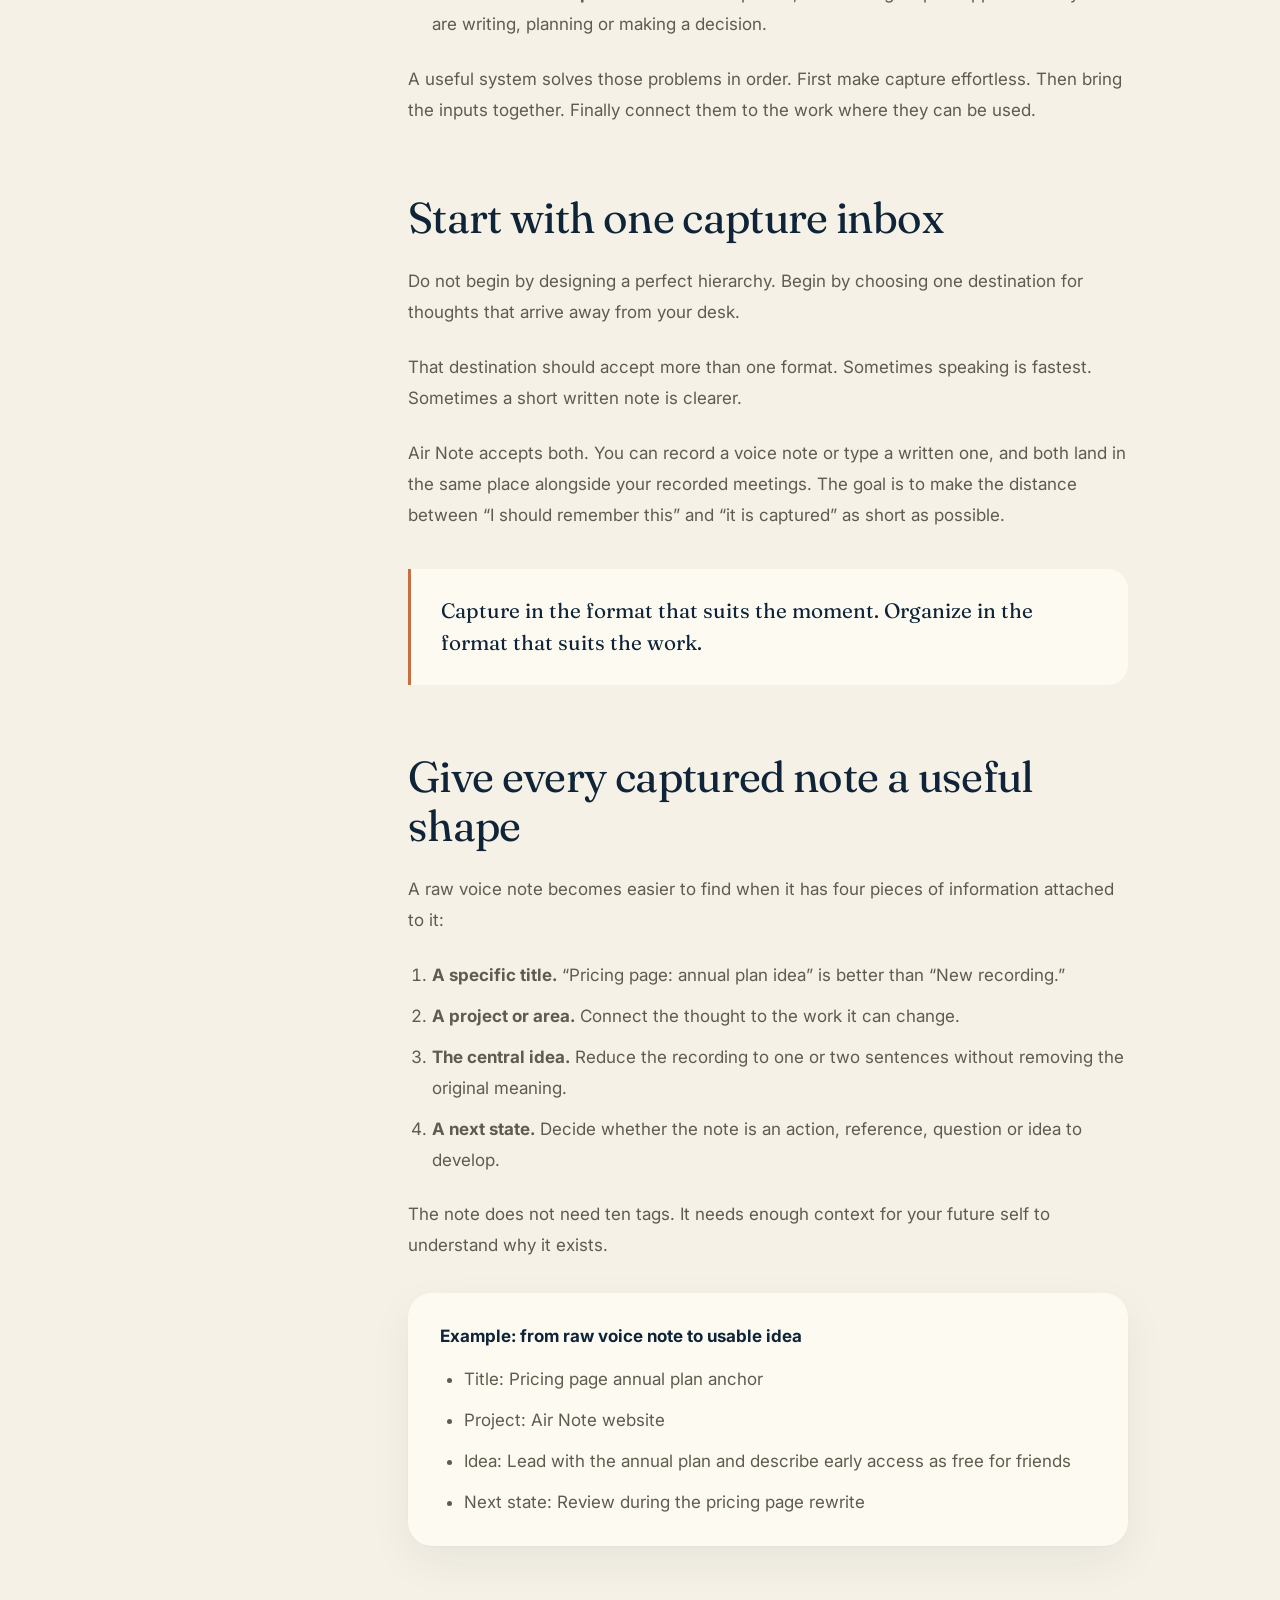
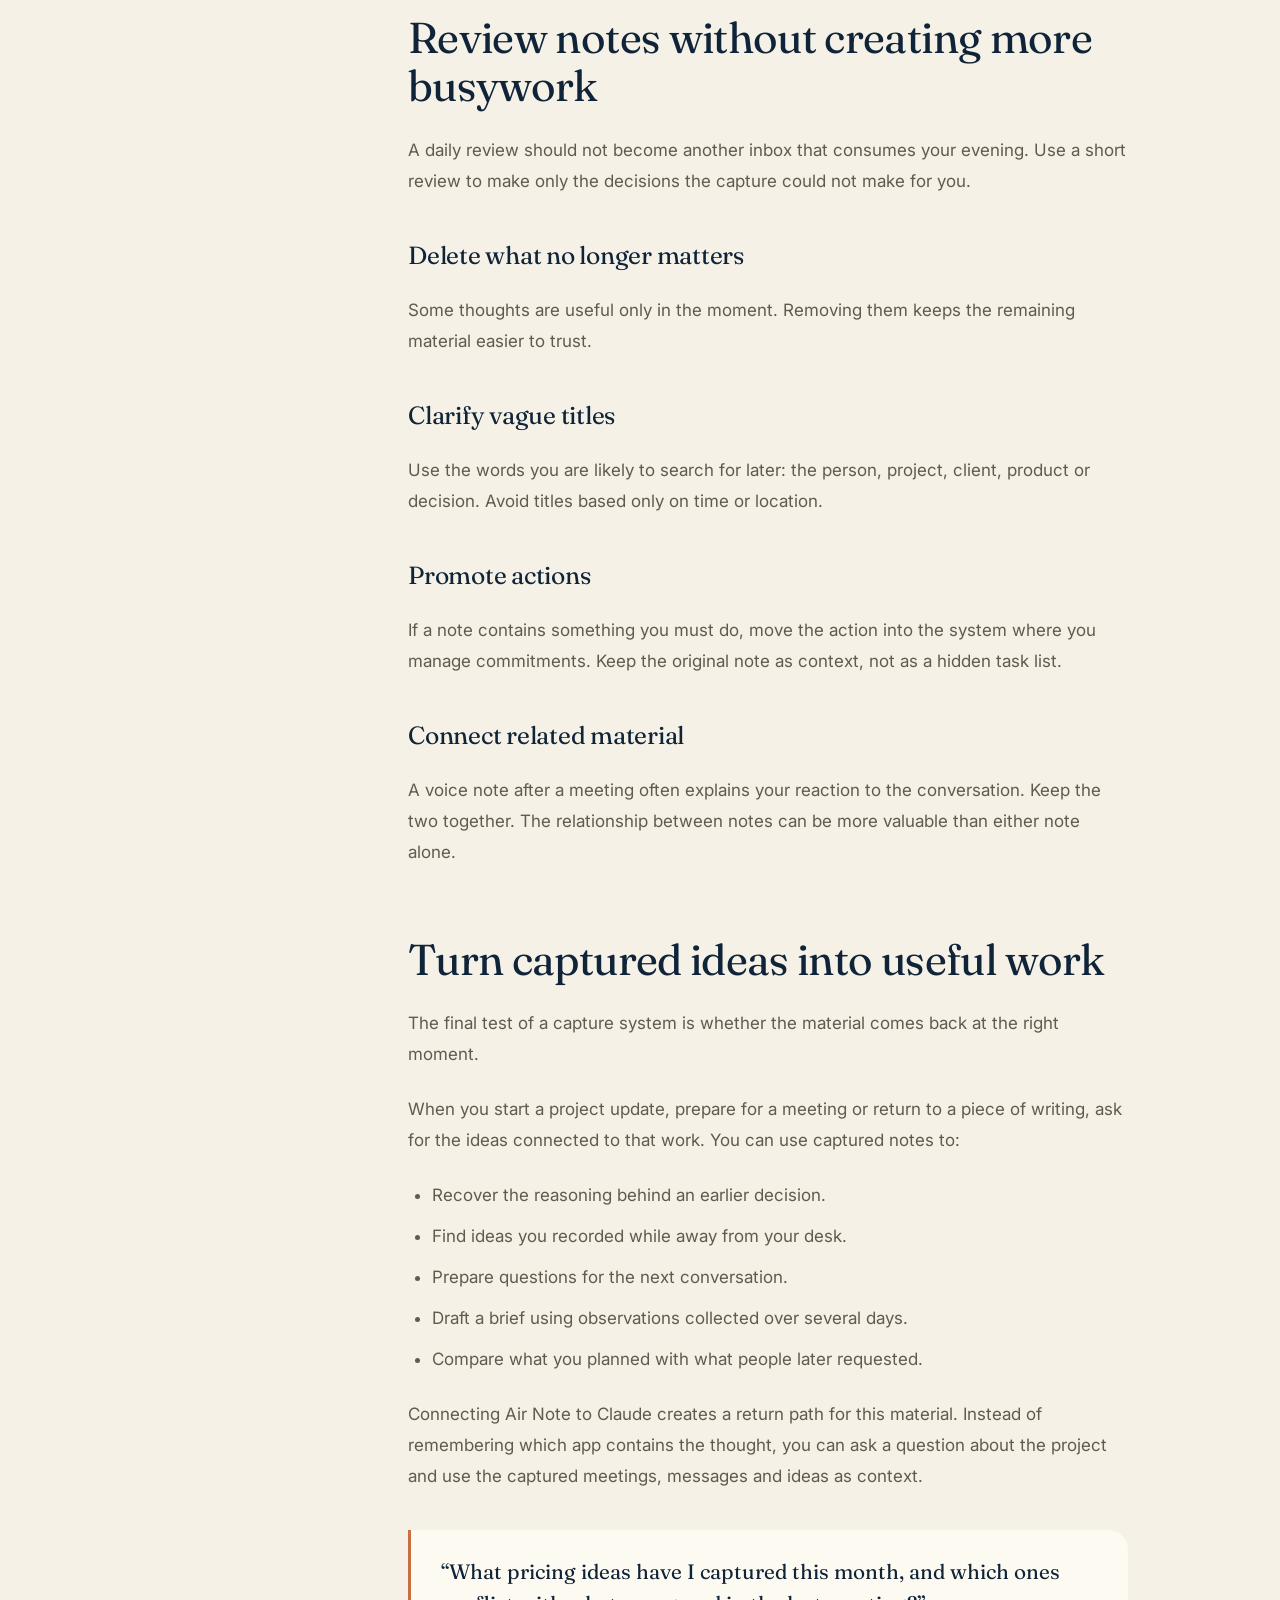
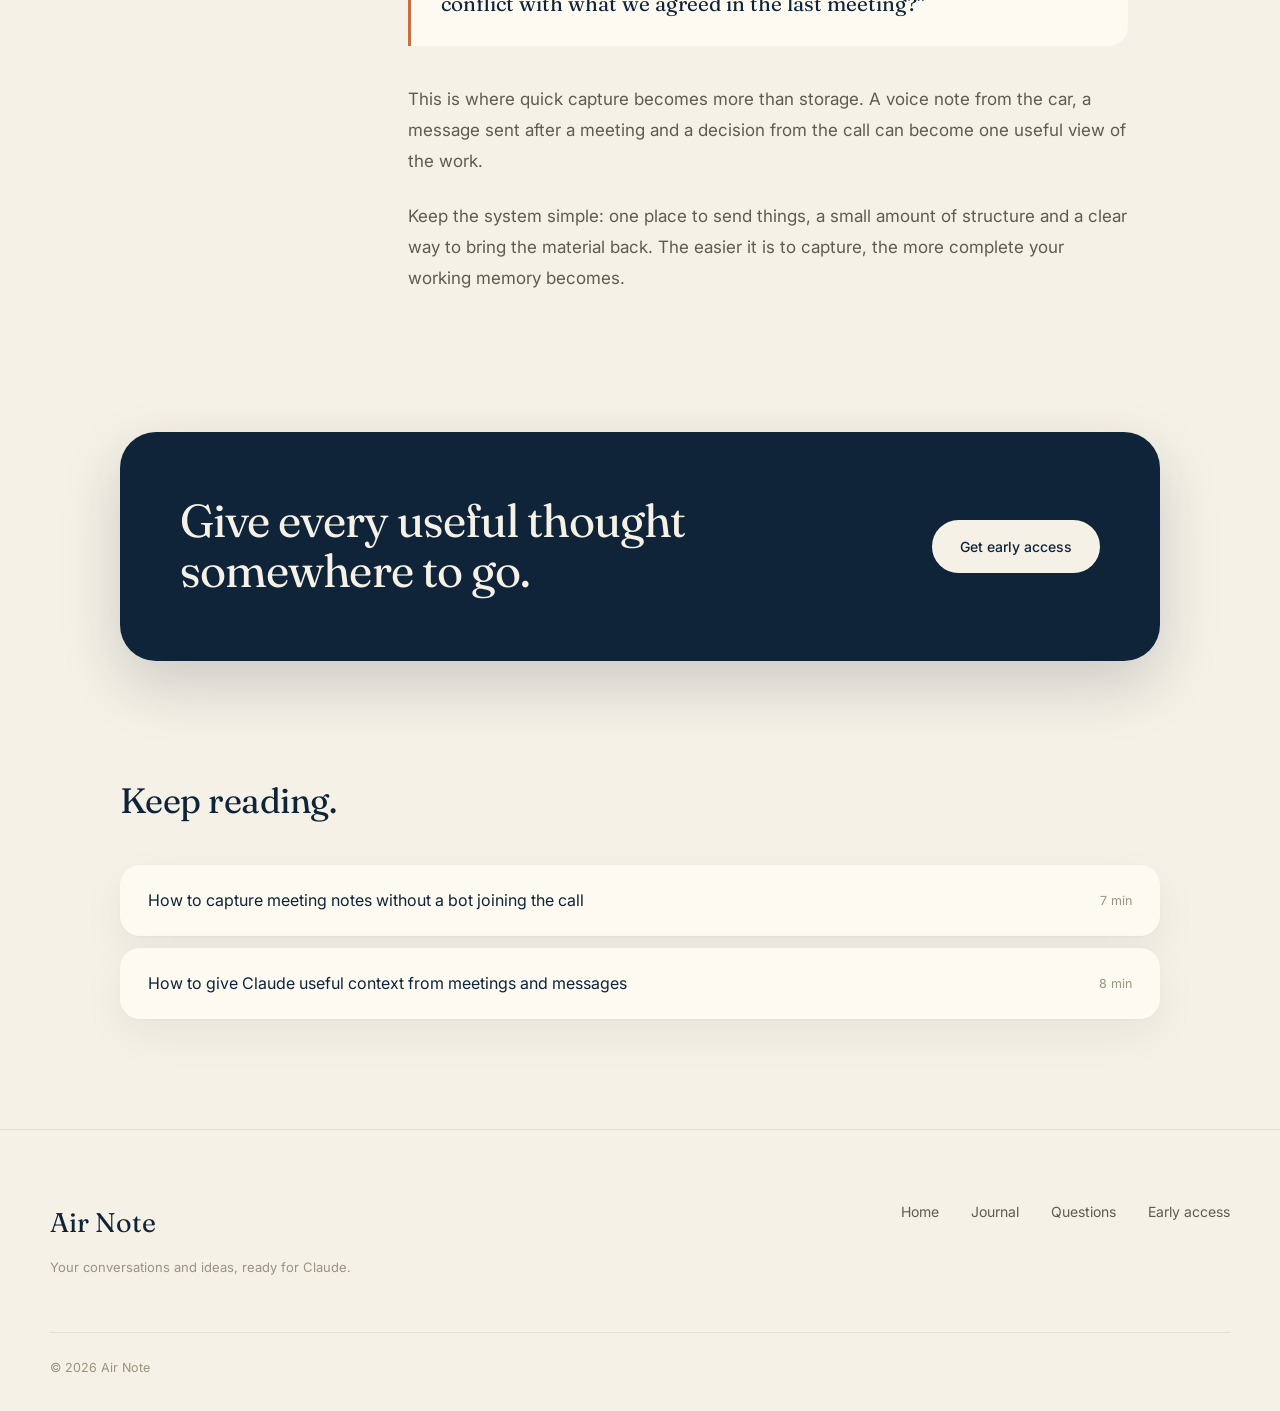
<file: blog/organize-voice-notes-and-ideas.html>
<!doctype html>
<html lang="en">
<head>
<meta charset="utf-8">
<meta name="viewport" content="width=device-width, initial-scale=1">
<title>How to organize voice notes and ideas | Air Note</title>
<meta name="description" content="A simple system for organizing voice notes and quick ideas so they stay searchable, connected to your work and useful later.">
<meta property="og:type" content="article">
<meta property="og:title" content="How to organize voice notes and ideas so they become useful">
<meta property="og:description" content="Turn quick thoughts into a working memory you can find and use.">
<meta name="twitter:card" content="summary_large_image">
<meta property="og:site_name" content="Air Note">
<meta property="og:url" content="https://airnoteapp.com/blog/organize-voice-notes-and-ideas.html">
<meta property="og:image" content="https://airnoteapp.com/og-image.png">
<meta property="og:image:width" content="1200">
<meta property="og:image:height" content="630">
<meta name="twitter:image" content="https://airnoteapp.com/og-image.png">
<link rel="icon" href="/favicon.ico" sizes="any">
<link rel="icon" type="image/png" sizes="32x32" href="/favicon-32x32.png">
<link rel="icon" type="image/png" sizes="16x16" href="/favicon-16x16.png">
<link rel="apple-touch-icon" href="/apple-touch-icon.png">
<link rel="manifest" href="/site.webmanifest">
<meta name="theme-color" content="#0F2438">
<link rel="preconnect" href="https://fonts.googleapis.com">
<link rel="preconnect" href="https://fonts.gstatic.com" crossorigin>
<link href="https://fonts.googleapis.com/css2?family=Fraunces:opsz,wght@9..144,400&family=Inter:wght@400;500&display=swap" rel="stylesheet">
<link rel="stylesheet" href="blog.css">
</head>
<body>
<a class="skip-link" href="#article">Skip to article</a>

<header class="article-header">
  <nav class="journal-nav journal-wrap" aria-label="Journal navigation">
    <a class="journal-brand" href="../index.html">Air Note</a>
    <div class="journal-nav-links"><a href="index.html">Journal</a><a href="../index.html#faq">Questions</a><a class="early-link" href="../index.html#cta">Get early access</a></div>
  </nav>
  <div class="article-masthead reading-wrap">
    <p class="article-breadcrumbs"><a href="index.html">Journal</a> / Voice notes and ideas</p>
    <h1>How to organize voice notes and ideas so they become useful</h1>
    <p class="article-dek">A lightweight capture system for turning thoughts from the car, the corridor and between meetings into material you can find and use.</p>
    <div class="article-meta"><span>Air Note team</span><time datetime="2026-07-18">18 July 2026</time><span>6 min read</span></div>
  </div>
</header>

<main class="article-main" id="article">
  <article class="article-layout reading-wrap">
    <aside class="article-toc" aria-label="On this page">
      <strong>On this page</strong>
      <a href="#why-lost">Why ideas get lost</a>
      <a href="#one-inbox">Use one capture inbox</a>
      <a href="#shape">Give each note a shape</a>
      <a href="#review">Review without busywork</a>
      <a href="#reuse">Turn notes into useful work</a>
    </aside>

    <div class="prose">
      <p class="answer-first">The best way to organize voice notes and ideas is to send them into one capture inbox, give each note a clear title and project, and review only the notes that need action. Capture should be fast; organization should happen after the thought is safe.</p>

      <p>Voice notes are excellent for thinking and poor at returning the thought to you later. The idea may be strong, but it is stored as “Audio recording 47” with no title, no project and no indication of why it mattered.</p>

      <p>The same thing happens to messages sent to yourself, notes in different apps and thoughts left in a chat draft. The problem is rarely a lack of ideas. It is the distance between capturing the thought and finding it when the work needs it.</p>

      <h2 id="why-lost">Why voice notes and quick ideas get lost</h2>
      <p>Most capture systems fail for one of three reasons.</p>

      <ul>
        <li><strong>Capture takes too long.</strong> If you need to choose a folder, tag and format before speaking, the thought passes before the system opens.</li>
        <li><strong>Notes live in different places.</strong> A voice memo, a message to yourself and a note typed on a laptop may all belong to the same project but never meet.</li>
        <li><strong>There is no return path.</strong> The note is captured, but nothing helps it appear when you are writing, planning or making a decision.</li>
      </ul>

      <p>A useful system solves those problems in order. First make capture effortless. Then bring the inputs together. Finally connect them to the work where they can be used.</p>

      <h2 id="one-inbox">Start with one capture inbox</h2>
      <p>Do not begin by designing a perfect hierarchy. Begin by choosing one destination for thoughts that arrive away from your desk.</p>

      <p>That destination should accept more than one format. Sometimes speaking is fastest. Sometimes a short written note is clearer.</p>

      <p>Air Note accepts both. You can record a voice note or type a written one, and both land in the same place alongside your recorded meetings. The goal is to make the distance between “I should remember this” and “it is captured” as short as possible.</p>

      <blockquote>Capture in the format that suits the moment. Organize in the format that suits the work.</blockquote>

      <h2 id="shape">Give every captured note a useful shape</h2>
      <p>A raw voice note becomes easier to find when it has four pieces of information attached to it:</p>

      <ol>
        <li><strong>A specific title.</strong> “Pricing page: annual plan idea” is better than “New recording.”</li>
        <li><strong>A project or area.</strong> Connect the thought to the work it can change.</li>
        <li><strong>The central idea.</strong> Reduce the recording to one or two sentences without removing the original meaning.</li>
        <li><strong>A next state.</strong> Decide whether the note is an action, reference, question or idea to develop.</li>
      </ol>

      <p>The note does not need ten tags. It needs enough context for your future self to understand why it exists.</p>

      <div class="checklist">
        <strong>Example: from raw voice note to usable idea</strong>
        <ul>
          <li>Title: Pricing page annual plan anchor</li>
          <li>Project: Air Note website</li>
          <li>Idea: Lead with the annual plan and describe early access as free for friends</li>
          <li>Next state: Review during the pricing page rewrite</li>
        </ul>
      </div>

      <h2 id="review">Review notes without creating more busywork</h2>
      <p>A daily review should not become another inbox that consumes your evening. Use a short review to make only the decisions the capture could not make for you.</p>

      <h3>Delete what no longer matters</h3>
      <p>Some thoughts are useful only in the moment. Removing them keeps the remaining material easier to trust.</p>

      <h3>Clarify vague titles</h3>
      <p>Use the words you are likely to search for later: the person, project, client, product or decision. Avoid titles based only on time or location.</p>

      <h3>Promote actions</h3>
      <p>If a note contains something you must do, move the action into the system where you manage commitments. Keep the original note as context, not as a hidden task list.</p>

      <h3>Connect related material</h3>
      <p>A voice note after a meeting often explains your reaction to the conversation. Keep the two together. The relationship between notes can be more valuable than either note alone.</p>

      <h2 id="reuse">Turn captured ideas into useful work</h2>
      <p>The final test of a capture system is whether the material comes back at the right moment.</p>

      <p>When you start a project update, prepare for a meeting or return to a piece of writing, ask for the ideas connected to that work. You can use captured notes to:</p>

      <ul>
        <li>Recover the reasoning behind an earlier decision.</li>
        <li>Find ideas you recorded while away from your desk.</li>
        <li>Prepare questions for the next conversation.</li>
        <li>Draft a brief using observations collected over several days.</li>
        <li>Compare what you planned with what people later requested.</li>
      </ul>

      <p>Connecting Air Note to Claude creates a return path for this material. Instead of remembering which app contains the thought, you can ask a question about the project and use the captured meetings, messages and ideas as context.</p>

      <blockquote>“What pricing ideas have I captured this month, and which ones conflict with what we agreed in the last meeting?”</blockquote>

      <p>This is where quick capture becomes more than storage. A voice note from the car, a message sent after a meeting and a decision from the call can become one useful view of the work.</p>

      <p>Keep the system simple: one place to send things, a small amount of structure and a clear way to bring the material back. The easier it is to capture, the more complete your working memory becomes.</p>
    </div>
  </article>
</main>

<section class="article-cta" aria-label="Air Note early access">
  <div class="reading-wrap"><h2>Give every useful thought somewhere to go.</h2><a href="../index.html#cta">Get early access</a></div>
</section>

<section class="related reading-wrap" aria-labelledby="related-title">
  <h2 id="related-title">Keep reading.</h2>
  <div class="related-links">
    <a href="meeting-notes-without-a-bot.html"><span>How to capture meeting notes without a bot joining the call</span><span>7 min</span></a>
    <a href="claude-context-from-meetings.html"><span>How to give Claude useful context from meetings and messages</span><span>8 min</span></a>
  </div>
</section>

<footer class="journal-footer">
  <div class="journal-wrap">
    <div class="journal-footer-main">
      <div><a class="journal-footer-brand" href="../index.html">Air Note</a><p>Your conversations and ideas, ready for Claude.</p></div>
      <nav class="journal-footer-nav" aria-label="Footer"><a href="../index.html">Home</a><a href="index.html">Journal</a><a href="../index.html#faq">Questions</a><a href="../index.html#cta">Early access</a></nav>
    </div>
    <div class="journal-footer-bottom">© 2026 Air Note</div>
  </div>
</footer>

<script type="application/ld+json">
{
  "@context": "https://schema.org",
  "@type": "BlogPosting",
  "headline": "How to organize voice notes and ideas so they become useful",
  "description": "A simple system for organizing voice notes and quick ideas so they stay searchable, connected to your work and useful later.",
  "datePublished": "2026-07-18",
  "dateModified": "2026-07-18",
  "author": { "@type": "Organization", "name": "Air Note" },
  "publisher": { "@type": "Organization", "name": "Air Note" }
}
</script>
</body>
</html>
</file>
<file: blog/blog.css>
/* ============================================================
   Air Note — Journal
   Light, soft, rounded. Same brand tokens as styles.css,
   living entirely in the day world.
   ============================================================ */

:root {
  --night-deep: #0A1220;
  --night: #0F2438;
  --paper: #F5F1E6;
  --card: #FDFAF2;
  --hairline: #E5DFCE;
  --ink: #0F2438;
  --body: #5F5B4E;
  --muted: #9A937F;
  --accent: #C96F3F;
  --cream: #F5F1E6;
  --serif: "Fraunces", Georgia, serif;
  --sans: "Inter", -apple-system, BlinkMacSystemFont, "Segoe UI", sans-serif;
  --ease: cubic-bezier(0.22, 1, 0.36, 1);
  --shadow-tile: 0 1px 2px rgba(15,36,56,.03), 0 16px 44px rgba(15,36,56,.06);
}

* { box-sizing: border-box; margin: 0; padding: 0; }
html { scroll-behavior: smooth; }
body {
  min-width: 320px;
  background: var(--paper);
  color: var(--body);
  font-family: var(--sans);
  font-size: 16px;
  line-height: 1.7;
  -webkit-font-smoothing: antialiased;
}
a { color: inherit; }
::selection { background: rgba(201,111,63,.25); }
.journal-wrap { width: min(1180px, calc(100% - 56px)); margin: 0 auto; }
.reading-wrap { width: min(1040px, calc(100% - 56px)); margin: 0 auto; }
.skip-link {
  position: fixed; top: 12px; left: 12px; z-index: 100;
  padding: 9px 14px; background: var(--night); color: var(--cream);
  border-radius: 999px;
  transform: translateY(-150%);
}
.skip-link:focus { transform: none; }

/* ---------- header: light, airy ---------- */
.journal-header, .article-header {
  background: linear-gradient(180deg, #FDFAF2 0%, var(--paper) 100%);
  color: var(--ink);
}
.journal-nav {
  min-height: 86px; display: flex; align-items: center; justify-content: space-between; gap: 28px;
  border-bottom: 1px solid var(--hairline);
}
.journal-brand { font-family: var(--serif); font-size: 23px; color: var(--ink); text-decoration: none; }
.journal-nav-links { display: flex; align-items: center; gap: 30px; }
.journal-nav-links a { color: var(--body); font-size: 14px; text-decoration: none; transition: color .25s var(--ease); }
.journal-nav-links a:hover { color: var(--ink); }
.journal-nav-links .early-link {
  padding: 11px 22px; border: 0; border-radius: 999px;
  background: var(--night); color: var(--cream);
  font-weight: 500;
  transition: transform .3s var(--ease), box-shadow .3s var(--ease);
}
.journal-nav-links .early-link:hover {
  color: var(--cream);
  transform: translateY(-1px);
  box-shadow: 0 10px 26px rgba(15,36,56,.22);
}
.journal-kicker {
  color: var(--muted); font-size: 11.5px; font-weight: 500;
  letter-spacing: .14em; text-transform: uppercase;
}

/* ---------- journal masthead ---------- */
.journal-masthead { padding: 96px 0 80px; }
.journal-masthead h1 {
  max-width: 820px; margin-top: 20px;
  font-family: var(--serif); font-size: clamp(3rem, 7vw, 5.5rem); font-weight: 400;
  letter-spacing: -.02em; line-height: 1.04; color: var(--ink); text-wrap: balance;
}
.journal-masthead > p:last-child {
  max-width: 600px; margin-top: 28px; color: var(--body);
  font-size: clamp(1.05rem, 1.6vw, 1.25rem); line-height: 1.7;
}

/* ---------- signal board: one soft tile ---------- */
.signal-board {
  display: grid; grid-template-columns: minmax(0,1.1fr) 150px minmax(0,1fr);
  align-items: stretch; min-height: 300px;
  background: var(--card);
  border-radius: 32px;
  box-shadow: var(--shadow-tile);
  padding: 14px 48px;
  margin-bottom: 20px;
}
.capture-ledger, .answer-ledger { padding: 38px 0; }
.ledger-label {
  display: block; margin-bottom: 22px; color: var(--muted);
  font-size: 10.5px; font-weight: 500; letter-spacing: .14em; text-transform: uppercase;
}
.capture-entry {
  display: grid; grid-template-columns: 92px 1fr; gap: 20px;
  padding: 15px 0; border-top: 1px solid var(--hairline);
}
.capture-entry:first-of-type { border-top: 0; }
.capture-entry span { color: var(--accent); font-size: 11px; letter-spacing: .06em; text-transform: uppercase; }
.capture-entry p { color: var(--ink); font-family: var(--serif); font-size: 18px; line-height: 1.4; }
.signal-path { position: relative; }
.signal-path::before, .signal-path::after {
  content: ""; position: absolute; top: 50%; height: 1px; background: rgba(15,36,56,.22);
}
.signal-path::before { left: 18px; right: 50%; transform: rotate(10deg); transform-origin: right center; }
.signal-path::after { left: 50%; right: 18px; }
.signal-node {
  position: absolute; top: 50%; left: 50%; width: 48px; height: 48px;
  display: grid; place-items: center; transform: translate(-50%,-50%);
  background: var(--paper);
  border: 1px solid rgba(15,36,56,.28); border-radius: 50%;
  color: var(--ink); font-family: var(--serif); font-size: 18px;
}
.answer-ledger { display: flex; flex-direction: column; justify-content: center; }
.answer-ledger blockquote { color: var(--ink); font-family: var(--serif); font-size: clamp(1.35rem,2.2vw,2rem); line-height: 1.4; }
.answer-ledger p { margin-top: 18px; color: var(--muted); font-size: 12.5px; }

/* ---------- journal post list ---------- */
.journal-main { background: var(--paper); }
.journal-section { padding: 96px 0 130px; }
.section-heading { display: flex; align-items: end; justify-content: space-between; gap: 30px; margin-bottom: 54px; }
.section-heading h2 {
  color: var(--ink); font-family: var(--serif); font-size: clamp(2rem,4vw,3.25rem);
  font-weight: 400; letter-spacing: -.02em; line-height: 1.12;
}
.section-heading p { max-width: 390px; color: var(--muted); font-size: 14.5px; line-height: 1.7; }
.post-list { display: flex; flex-direction: column; gap: 18px; }
.post-row {
  display: grid; grid-template-columns: 140px minmax(0,1fr) 160px; gap: 42px; align-items: start;
  padding: 40px 44px 44px;
  background: var(--card);
  border-radius: 30px;
  box-shadow: var(--shadow-tile);
  text-decoration: none;
  transition: transform .35s var(--ease), box-shadow .35s var(--ease);
}
.post-row:hover { transform: translateY(-3px); box-shadow: 0 2px 5px rgba(15,36,56,.04), 0 24px 60px rgba(15,36,56,.10); }
.post-row .post-number { color: var(--muted); font-size: 11px; letter-spacing: .08em; text-transform: uppercase; }
.post-row h3 {
  color: var(--ink); font-family: var(--serif); font-size: clamp(1.6rem,3vw,2.4rem);
  font-weight: 400; letter-spacing: -.015em; line-height: 1.15; text-wrap: balance;
}
.post-row p { max-width: 610px; margin-top: 16px; color: var(--body); font-size: 15px; line-height: 1.7; }
.post-row .post-meta { color: var(--muted); font-size: 11.5px; text-align: right; }
.post-row h3, .post-row .post-meta { transition: color .25s var(--ease); }
.post-row:hover h3 { color: var(--accent); }

/* ---------- article masthead ---------- */
.article-masthead { padding: 78px 0 88px; }
.article-breadcrumbs { color: var(--muted); font-size: 12.5px; }
.article-breadcrumbs a { text-decoration: none; transition: color .25s var(--ease); }
.article-breadcrumbs a:hover { color: var(--ink); }
.article-masthead h1 {
  max-width: 980px; margin-top: 34px;
  font-family: var(--serif); font-size: clamp(2.6rem,6vw,5rem); font-weight: 400;
  letter-spacing: -.02em; line-height: 1.06; color: var(--ink); text-wrap: balance;
}
.article-dek { max-width: 730px; margin-top: 28px; color: var(--body); font-size: clamp(1.05rem,1.6vw,1.25rem); line-height: 1.7; }
.article-meta {
  display: flex; flex-wrap: wrap; gap: 14px 26px; margin-top: 46px; padding-top: 24px;
  border-top: 1px solid var(--hairline); color: var(--muted); font-size: 11.5px;
  letter-spacing: .06em; text-transform: uppercase;
}

/* ---------- article body ---------- */
.article-main { background: var(--paper); }
.article-layout { display: grid; grid-template-columns: 210px minmax(0,720px); gap: 78px; padding: 88px 0 118px; }
.article-toc { position: sticky; top: 34px; align-self: start; }
.article-toc strong {
  display: block; margin-bottom: 18px; color: var(--ink); font-size: 10.5px;
  font-weight: 500; letter-spacing: .14em; text-transform: uppercase;
}
.article-toc a {
  display: block; padding: 8px 0; color: var(--muted); font-size: 13px; line-height: 1.5; text-decoration: none;
  transition: color .25s var(--ease);
}
.article-toc a:hover { color: var(--accent); }
.prose { color: var(--body); font-size: 17px; line-height: 1.82; }
.prose > * + * { margin-top: 24px; }
.prose h2 {
  margin-top: 68px; color: var(--ink); font-family: var(--serif); font-size: clamp(1.9rem,3.5vw,2.7rem);
  font-weight: 400; letter-spacing: -.015em; line-height: 1.12; scroll-margin-top: 28px;
}
.prose h3 {
  margin-top: 42px; color: var(--ink); font-family: var(--serif); font-size: 1.55rem;
  font-weight: 400; letter-spacing: -.01em; line-height: 1.3;
}
.prose .answer-first {
  margin: 0 0 46px; padding: 28px 32px;
  background: var(--card); border-radius: 24px; box-shadow: var(--shadow-tile);
  color: var(--ink); font-family: var(--serif); font-size: 1.4rem; line-height: 1.5;
}
.prose ul, .prose ol { padding-left: 24px; }
.prose li + li { margin-top: 10px; }
.prose blockquote {
  margin: 38px 0; padding: 26px 30px; border-left: 3px solid var(--accent);
  border-radius: 0 20px 20px 0;
  background: var(--card); color: var(--ink); font-family: var(--serif); font-size: 1.3rem; line-height: 1.55;
}
.prose .checklist {
  margin: 32px 0; padding: 28px 32px;
  border: 0; border-radius: 24px; background: var(--card); box-shadow: var(--shadow-tile);
}
.prose .checklist strong { display: block; margin-bottom: 12px; color: var(--ink); }

/* ---------- article CTA: contained navy card ---------- */
.article-cta { padding: 20px 0 90px; background: var(--paper); }
.article-cta .reading-wrap {
  display: flex; align-items: center; justify-content: space-between; gap: 50px;
  background: var(--night); color: var(--cream);
  border-radius: 36px; padding: 64px 60px;
  box-shadow: 0 24px 60px rgba(15,36,56,.18);
}
.article-cta h2 { max-width: 650px; font-family: var(--serif); font-size: clamp(2rem,3.6vw,3.2rem); font-weight: 400; letter-spacing: -.02em; line-height: 1.1; }
.article-cta a {
  flex: none; padding: 15px 28px; border-radius: 999px; background: var(--cream); color: var(--night);
  font-size: 14px; font-weight: 500; text-decoration: none;
  transition: transform .3s var(--ease), box-shadow .3s var(--ease);
}
.article-cta a:hover { transform: translateY(-1px); box-shadow: 0 10px 28px rgba(0,0,0,.3); }

/* ---------- related ---------- */
.related { padding: 20px 0 110px; background: var(--paper); }
.related h2 { margin-bottom: 34px; color: var(--ink); font-family: var(--serif); font-size: 2.2rem; font-weight: 400; letter-spacing: -.015em; }
.related-links { display: flex; flex-direction: column; gap: 12px; }
.related-links a {
  display: flex; justify-content: space-between; align-items: center; gap: 30px;
  padding: 22px 28px;
  background: var(--card); border-radius: 20px; box-shadow: var(--shadow-tile);
  color: var(--ink); text-decoration: none;
  transition: transform .3s var(--ease), color .25s var(--ease), box-shadow .3s var(--ease);
}
.related-links a:hover { color: var(--accent); transform: translateY(-2px); }
.related-links a span:last-child { color: var(--muted); font-size: 12.5px; }

/* ---------- footer: light ---------- */
.journal-footer { padding: 70px 0 32px; background: var(--paper); border-top: 1px solid var(--hairline); color: var(--body); }
.journal-footer-main { display: flex; justify-content: space-between; gap: 50px; padding-bottom: 54px; }
.journal-footer-brand { font-family: var(--serif); font-size: 27px; color: var(--ink); text-decoration: none; }
.journal-footer p { margin-top: 10px; font-size: 13px; color: var(--muted); }
.journal-footer-nav { display: flex; flex-wrap: wrap; align-content: flex-start; justify-content: flex-end; gap: 14px 32px; }
.journal-footer-nav a { font-size: 14px; text-decoration: none; transition: color .25s var(--ease); }
.journal-footer-nav a:hover { color: var(--accent); }
.journal-footer-bottom { padding-top: 24px; border-top: 1px solid var(--hairline); font-size: 12.5px; color: var(--muted); }

/* ---------- responsive ---------- */
@media (max-width: 840px) {
  .signal-board { grid-template-columns: 1fr; padding: 10px 30px; }
  .signal-path { min-height: 90px; }
  .signal-path::before, .signal-path::after { left: 50%; right: auto; width: 1px; height: 45%; transform: none; }
  .signal-path::before { top: 0; }
  .signal-path::after { top: 55%; }
  .answer-ledger { padding-top: 10px; }
  .section-heading { display: block; }
  .section-heading p { margin-top: 18px; }
  .post-row { grid-template-columns: 72px minmax(0,1fr); gap: 20px; padding: 32px 30px 36px; }
  .post-row .post-meta { grid-column: 2; text-align: left; }
  .article-layout { grid-template-columns: 1fr; gap: 50px; }
  .article-toc { position: static; display: grid; grid-template-columns: repeat(2,minmax(0,1fr)); gap: 0 20px; padding-bottom: 28px; border-bottom: 1px solid var(--hairline); }
  .article-toc strong { grid-column: 1 / -1; }
}

@media (max-width: 620px) {
  .journal-wrap, .reading-wrap { width: min(100% - 36px,1180px); }
  .journal-nav { min-height: 72px; }
  .journal-nav-links { gap: 14px; }
  .journal-nav-links > a:not(.early-link) { display: none; }
  .journal-masthead { padding: 64px 0 56px; }
  .journal-masthead h1 { font-size: clamp(2.8rem,14vw,4.2rem); }
  .signal-board { border-radius: 26px; padding: 8px 22px; }
  .capture-entry { grid-template-columns: 74px 1fr; gap: 12px; }
  .capture-entry p { font-size: 16px; }
  .journal-section { padding: 72px 0 92px; }
  .post-row { grid-template-columns: 1fr; gap: 10px; padding: 28px 24px 32px; border-radius: 24px; }
  .post-row .post-meta { grid-column: 1; }
  .article-masthead { padding: 56px 0 68px; }
  .article-masthead h1 { margin-top: 26px; font-size: clamp(2.5rem,13vw,4rem); }
  .article-layout { padding: 64px 0 86px; }
  .article-toc { grid-template-columns: 1fr; }
  .prose { font-size: 16px; }
  .prose h2 { margin-top: 56px; }
  .prose blockquote, .prose .checklist, .prose .answer-first { padding: 22px 22px; }
  .article-cta .reading-wrap { display: block; padding: 44px 34px; border-radius: 28px; }
  .article-cta a { display: inline-block; margin-top: 30px; }
  .journal-footer-main { display: block; }
  .journal-footer-nav { justify-content: flex-start; margin-top: 34px; }
}

@media (prefers-reduced-motion: reduce) {
  html { scroll-behavior: auto; }
  .post-row, .related-links a, .article-cta a, .early-link { transition: none; }
}
</file>
